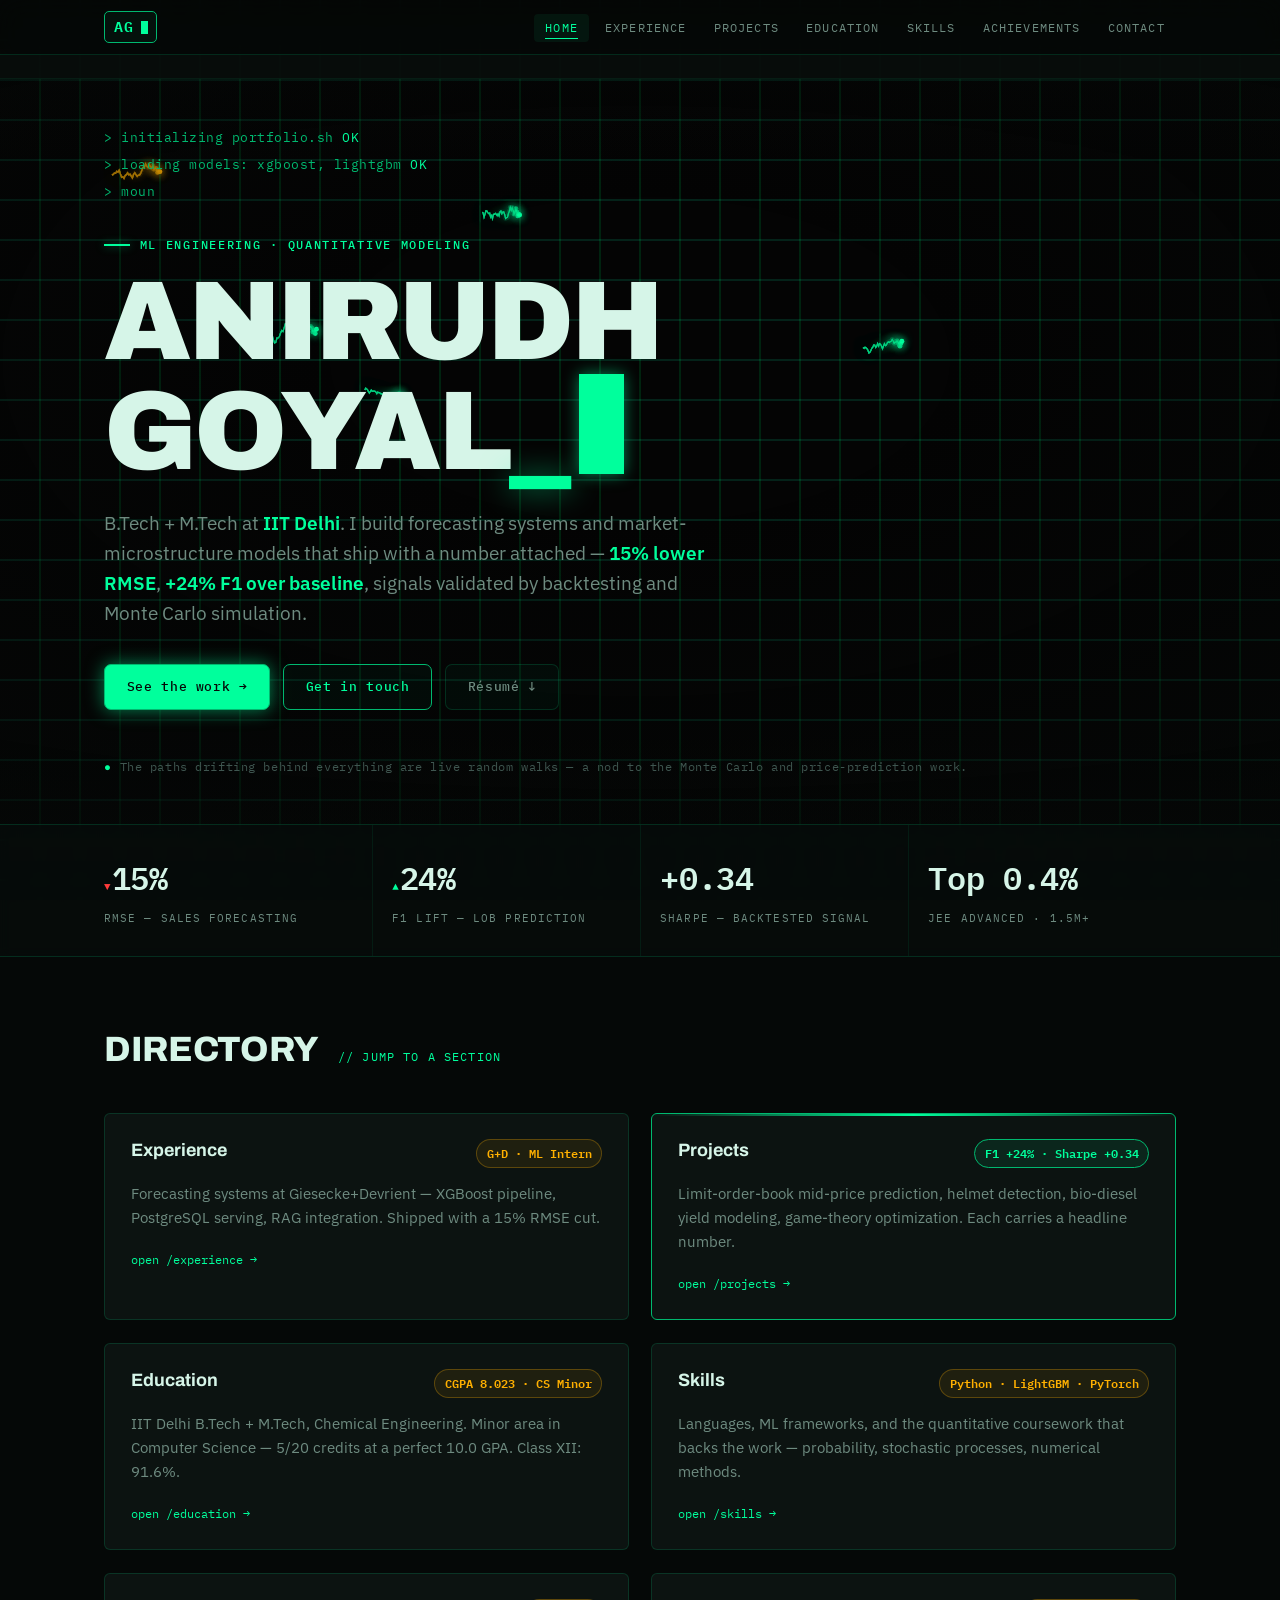
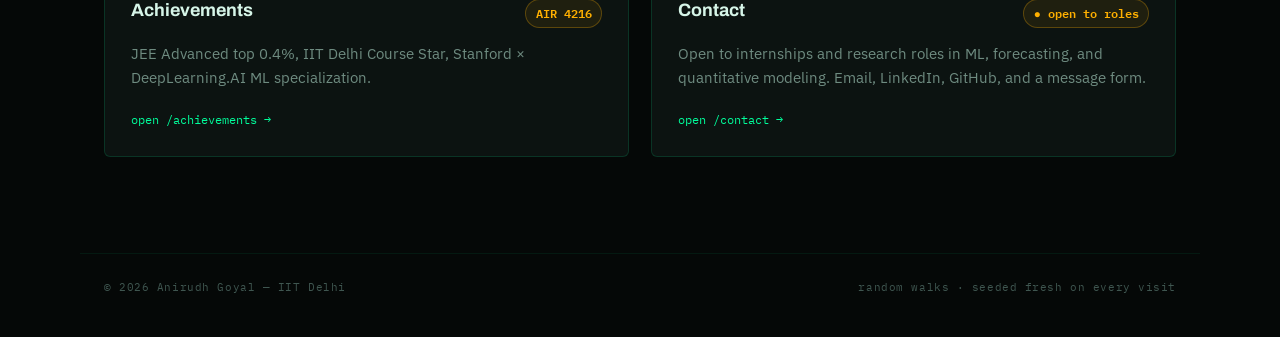
<file: index.html>
<!DOCTYPE html>
<html lang="en">
<head>
<meta charset="UTF-8">
<meta name="viewport" content="width=device-width, initial-scale=1.0">
<title>Anirudh Goyal — ML · Quant · IIT Delhi</title>
<meta name="description" content="Anirudh Goyal — B.Tech + M.Tech, IIT Delhi. Machine learning, forecasting systems, and quantitative modeling. XGBoost, LightGBM, market microstructure.">
<meta property="og:title" content="Anirudh Goyal — ML · Quant · IIT Delhi">
<meta property="og:description" content="Forecasting systems, market microstructure, and stochastic modeling. Built with measurable results.">
<meta property="og:type" content="website">
<link rel="preconnect" href="https://fonts.googleapis.com">
<link rel="preconnect" href="https://fonts.gstatic.com" crossorigin>
<link href="https://fonts.googleapis.com/css2?family=Archivo:wght@500;700;800;900&family=IBM+Plex+Sans:wght@400;500;600&family=IBM+Plex+Mono:wght@400;500;600&display=swap" rel="stylesheet">
<link rel="stylesheet" href="style.css">
</head>
<body class="has-ticker">

<canvas id="walks" aria-hidden="true"></canvas>
<div class="vignette" aria-hidden="true"></div>

<!-- Top bar -->
<nav class="topbar" aria-label="Primary">
    <div class="topbar-inner">
        <a class="monogram" href="index.html">AG<span class="blink"></span></a>
        <ul class="nav-links">
            <li><a href="index.html">Home</a></li>
            <li><a href="experience.html">Experience</a></li>
            <li><a href="projects.html">Projects</a></li>
            <li><a href="education.html">Education</a></li>
            <li><a href="skills.html">Skills</a></li>
            <li><a href="achievements.html">Achievements</a></li>
            <li><a href="contact.html">Contact</a></li>
        </ul>
    </div>
</nav>

<!-- Live ticker -->
<div class="ticker" aria-hidden="true">
    <div class="ticker-track">
        <span class="ticker-item"><span class="sym">RMSE</span> <span class="down">▼ 15.0%</span> sales-forecasting</span>
        <span class="ticker-item"><span class="sym">F1</span> <span class="up">▲ 24.0%</span> LOB-prediction</span>
        <span class="ticker-item"><span class="sym">SHARPE</span> <span class="up">+0.34</span> backtest</span>
        <span class="ticker-item"><span class="sym">CGPA</span> <span class="up">8.023</span> / 10.0</span>
        <span class="ticker-item"><span class="sym">JEE-ADV</span> <span class="up">AIR 4216</span> top 0.4%</span>
        <span class="ticker-item"><span class="sym">F1-MACRO</span> <span class="up">0.41</span> AAPL-LOB</span>
        <span class="ticker-item"><span class="sym">TRADES</span> <span class="up">22K</span> backtested</span>
        <span class="ticker-item"><span class="sym">FEATURES</span> <span class="up">36</span> microstructure</span>
        <span class="ticker-item"><span class="sym">STATUS</span> <span class="up">● OPEN</span> to internships</span>
    </div>
</div>

<main class="page">

    <!-- Hero -->
    <header class="hero" id="top">
        <div class="hero-inner">
            <div id="boot" class="reveal" data-lines='["> initializing portfolio.sh","> loading models: xgboost, lightgbm","> mounting /experience /projects /skills","> auth: open-to-work = true"]' style="margin-bottom:1.6rem;"></div>
            <span class="eyebrow reveal">ML Engineering · Quantitative Modeling</span>
            <h1 class="reveal">Anirudh<br>Goyal<span class="accent">_</span><span class="cursor"></span></h1>
            <p class="hero-sub reveal">
                B.Tech + M.Tech at <strong>IIT Delhi</strong>. I build forecasting systems and
                market-microstructure models that ship with a number attached —
                <strong>15% lower RMSE</strong>, <strong>+24% F1 over baseline</strong>,
                signals validated by backtesting and Monte Carlo simulation.
            </p>
            <div class="hero-cta reveal">
                <a class="btn primary" href="projects.html">See the work →</a>
                <a class="btn" href="contact.html">Get in touch</a>
                <a class="btn ghost" href="Anirudh_Goyal_Tech_CV.pdf" target="_blank" rel="noopener">Résumé ↓</a>
            </div>
            <p class="hero-note reveal"><span class="dot">●</span> The paths drifting behind everything are live random walks — a nod to the Monte Carlo and price-prediction work.</p>
        </div>
    </header>

    <!-- Metrics -->
    <section class="metrics" aria-label="Headline results">
        <div class="metrics-inner">
            <div class="metric"><b><span class="tick down">▼</span>15%</b><span>RMSE — sales forecasting</span></div>
            <div class="metric"><b><span class="tick">▲</span>24%</b><span>F1 lift — LOB prediction</span></div>
            <div class="metric"><b>+0.34</b><span>Sharpe — backtested signal</span></div>
            <div class="metric"><b>Top 0.4%</b><span>JEE Advanced · 1.5M+</span></div>
        </div>
    </section>

    <!-- Quick directory -->
    <section class="page-shell" style="padding-top:4rem;">
        <div class="section-head">
            <h2>Directory</h2>
            <span class="section-tag">// jump to a section</span>
        </div>
        <div class="grid reveal">
            <div class="card" onclick="location.href='experience.html'">
                <div class="card-head">
                    <h3>Experience</h3>
                    <span class="card-metric">G+D · ML Intern</span>
                </div>
                <p>Forecasting systems at Giesecke+Devrient — XGBoost pipeline, PostgreSQL serving, RAG integration. Shipped with a 15% RMSE cut.</p>
                <div class="card-links"><a href="experience.html">open /experience →</a></div>
            </div>
            <div class="card featured" onclick="location.href='projects.html'">
                <div class="card-head">
                    <h3>Projects</h3>
                    <span class="card-metric">F1 +24% · Sharpe +0.34</span>
                </div>
                <p>Limit-order-book mid-price prediction, helmet detection, bio-diesel yield modeling, game-theory optimization. Each carries a headline number.</p>
                <div class="card-links"><a href="projects.html">open /projects →</a></div>
            </div>
            <div class="card" onclick="location.href='education.html'">
                <div class="card-head">
                    <h3>Education</h3>
                    <span class="card-metric">CGPA 8.023 · CS Minor</span>
                </div>
                <p>IIT Delhi B.Tech + M.Tech, Chemical Engineering. Minor area in Computer Science — 5/20 credits at a perfect 10.0 GPA. Class XII: 91.6%.</p>
                <div class="card-links"><a href="education.html">open /education →</a></div>
            </div>
            <div class="card" onclick="location.href='skills.html'">
                <div class="card-head">
                    <h3>Skills</h3>
                    <span class="card-metric">Python · LightGBM · PyTorch</span>
                </div>
                <p>Languages, ML frameworks, and the quantitative coursework that backs the work — probability, stochastic processes, numerical methods.</p>
                <div class="card-links"><a href="skills.html">open /skills →</a></div>
            </div>
            <div class="card" onclick="location.href='achievements.html'">
                <div class="card-head">
                    <h3>Achievements</h3>
                    <span class="card-metric">AIR 4216</span>
                </div>
                <p>JEE Advanced top 0.4%, IIT Delhi Course Star, Stanford × DeepLearning.AI ML specialization.</p>
                <div class="card-links"><a href="achievements.html">open /achievements →</a></div>
            </div>
            <div class="card" onclick="location.href='contact.html'">
                <div class="card-head">
                    <h3>Contact</h3>
                    <span class="card-metric">● open to roles</span>
                </div>
                <p>Open to internships and research roles in ML, forecasting, and quantitative modeling. Email, LinkedIn, GitHub, and a message form.</p>
                <div class="card-links"><a href="contact.html">open /contact →</a></div>
            </div>
        </div>
    </section>

    <footer class="foot">
        <span>© 2026 Anirudh Goyal — IIT Delhi</span>
        <span>random walks · seeded fresh on every visit</span>
    </footer>

</main>

<script src="script.js" defer></script>
</body>
</html>
</file>
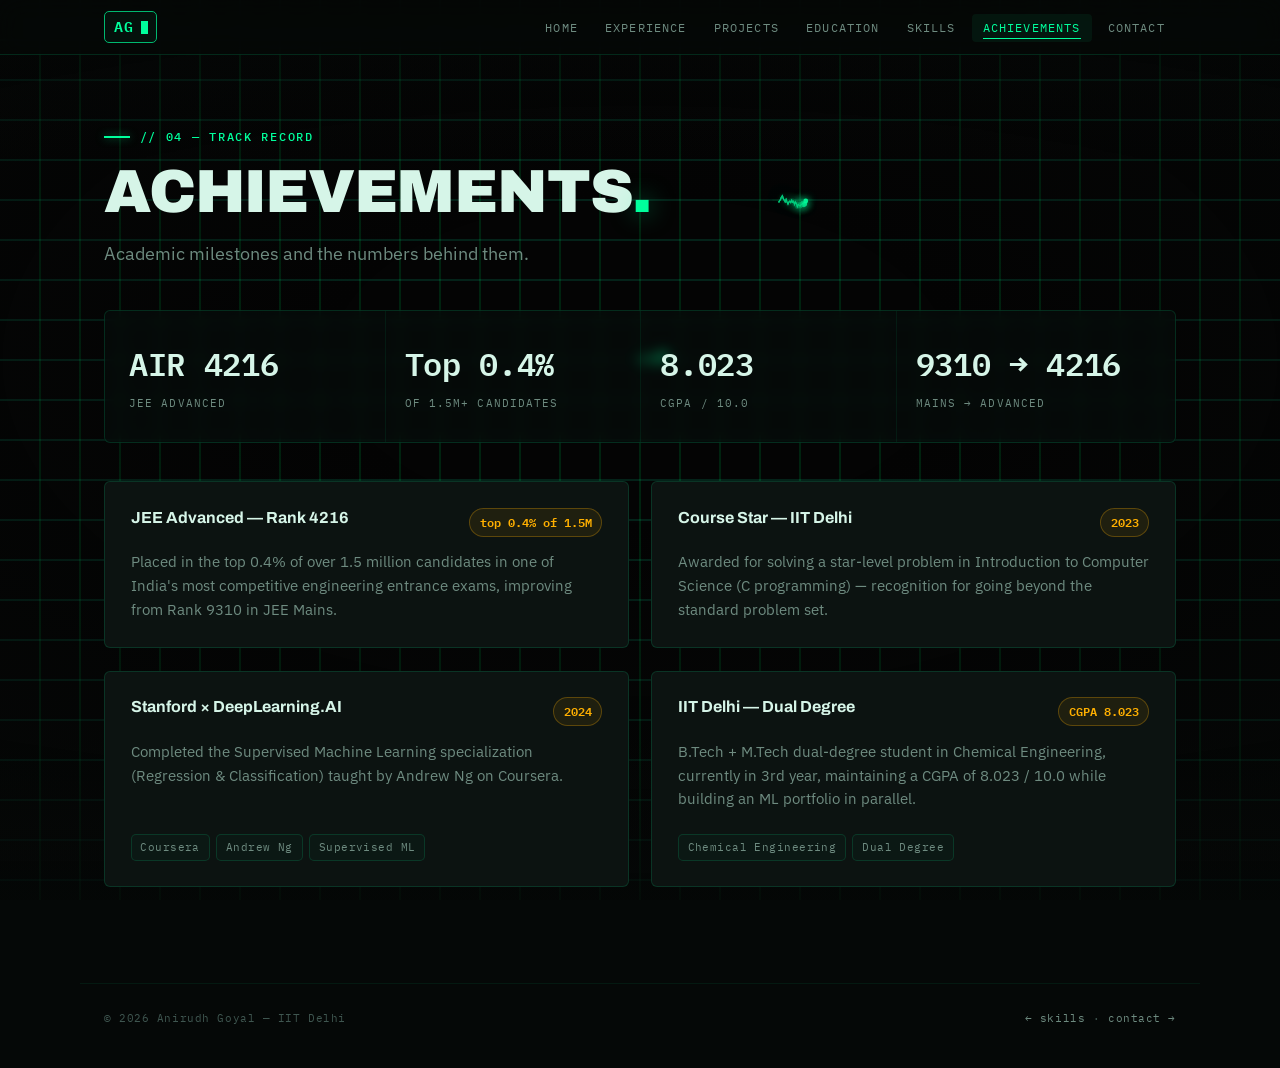
<file: achievements.html>
<!DOCTYPE html>
<html lang="en">
<head>
<meta charset="UTF-8">
<meta name="viewport" content="width=device-width, initial-scale=1.0">
<title>Achievements — Anirudh Goyal</title>
<meta name="description" content="Achievements of Anirudh Goyal — JEE Advanced AIR 4216, IIT Delhi Course Star, Stanford ML specialization.">
<link rel="preconnect" href="https://fonts.googleapis.com">
<link rel="preconnect" href="https://fonts.gstatic.com" crossorigin>
<link href="https://fonts.googleapis.com/css2?family=Archivo:wght@500;700;800;900&family=IBM+Plex+Sans:wght@400;500;600&family=IBM+Plex+Mono:wght@400;500;600&display=swap" rel="stylesheet">
<link rel="stylesheet" href="style.css">
</head>
<body>

<canvas id="walks" aria-hidden="true"></canvas>
<div class="vignette" aria-hidden="true"></div>

<nav class="topbar" aria-label="Primary">
    <div class="topbar-inner">
        <a class="monogram" href="index.html">AG<span class="blink"></span></a>
        <ul class="nav-links">
            <li><a href="index.html">Home</a></li>
            <li><a href="experience.html">Experience</a></li>
            <li><a href="projects.html">Projects</a></li>
            <li><a href="education.html">Education</a></li>
            <li><a href="skills.html">Skills</a></li>
            <li><a href="achievements.html">Achievements</a></li>
            <li><a href="contact.html">Contact</a></li>
        </ul>
    </div>
</nav>

<main class="page">
    <div class="page-shell">
        <div class="page-head reveal">
            <span class="eyebrow">// 04 — track record</span>
            <h1 class="page-title">Achievements<span class="accent">.</span></h1>
            <p class="page-sub">Academic milestones and the numbers behind them.</p>
        </div>

        <!-- Big stat row -->
        <div class="metrics reveal" style="border-radius:var(--radius);border:1px solid var(--line);margin-bottom:2.4rem;">
            <div class="metrics-inner">
                <div class="metric"><b>AIR 4216</b><span>JEE Advanced</span></div>
                <div class="metric"><b>Top 0.4%</b><span>of 1.5M+ candidates</span></div>
                <div class="metric"><b>8.023</b><span>CGPA / 10.0</span></div>
                <div class="metric"><b>9310 → 4216</b><span>Mains → Advanced</span></div>
            </div>
        </div>

        <div class="ach">
            <article class="card reveal">
                <div class="card-head">
                    <h3>JEE Advanced — Rank 4216</h3>
                    <span class="card-metric">top 0.4% of 1.5M</span>
                </div>
                <p>Placed in the top 0.4% of over 1.5 million candidates in one of India's most competitive engineering entrance exams, improving from Rank 9310 in JEE Mains.</p>
            </article>

            <article class="card reveal">
                <div class="card-head">
                    <h3>Course Star — IIT Delhi</h3>
                    <span class="card-metric">2023</span>
                </div>
                <p>Awarded for solving a star-level problem in Introduction to Computer Science (C programming) — recognition for going beyond the standard problem set.</p>
            </article>

            <article class="card reveal">
                <div class="card-head">
                    <h3>Stanford × DeepLearning.AI</h3>
                    <span class="card-metric">2024</span>
                </div>
                <p>Completed the Supervised Machine Learning specialization (Regression &amp; Classification) taught by Andrew Ng on Coursera.</p>
                <div class="stack"><span class="chip">Coursera</span><span class="chip">Andrew Ng</span><span class="chip">Supervised ML</span></div>
            </article>

            <article class="card reveal">
                <div class="card-head">
                    <h3>IIT Delhi — Dual Degree</h3>
                    <span class="card-metric">CGPA 8.023</span>
                </div>
                <p>B.Tech + M.Tech dual-degree student in Chemical Engineering, currently in 3rd year, maintaining a CGPA of 8.023 / 10.0 while building an ML portfolio in parallel.</p>
                <div class="stack"><span class="chip">Chemical Engineering</span><span class="chip">Dual Degree</span></div>
            </article>
        </div>
    </div>

    <footer class="foot">
        <span>© 2026 Anirudh Goyal — IIT Delhi</span>
        <span><a href="skills.html">← skills</a> · <a href="contact.html">contact →</a></span>
    </footer>
</main>

<script src="script.js" defer></script>
</body>
</html>
</file>
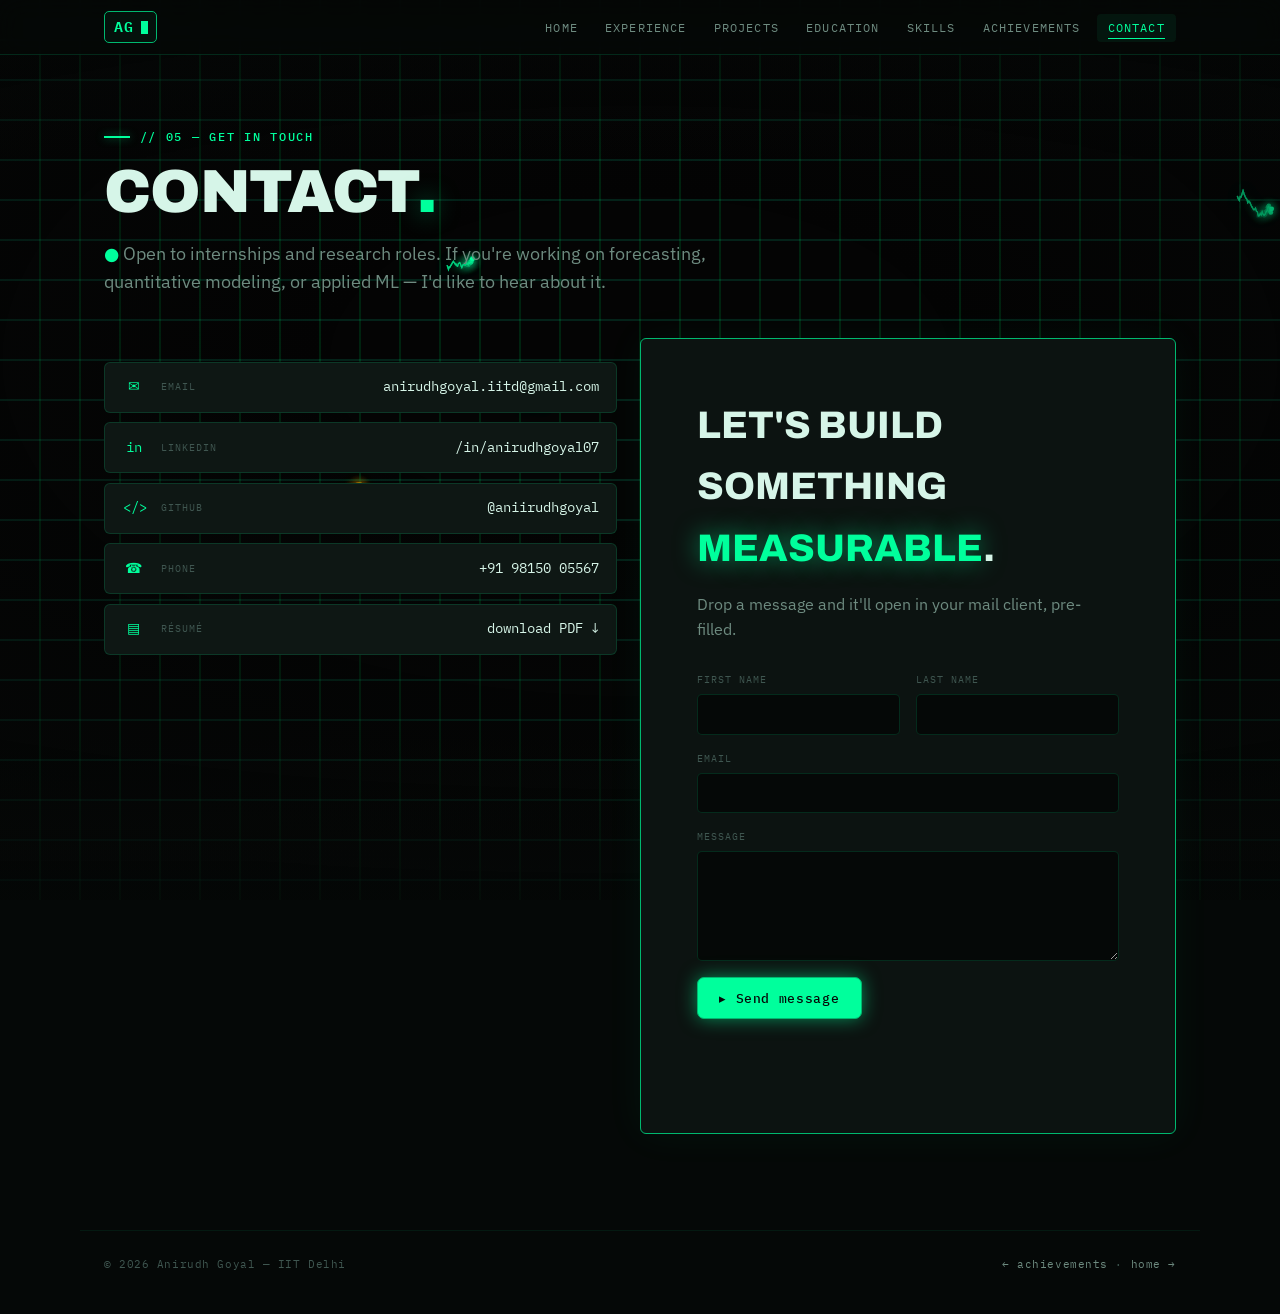
<file: contact.html>
<!DOCTYPE html>
<html lang="en">
<head>
<meta charset="UTF-8">
<meta name="viewport" content="width=device-width, initial-scale=1.0">
<title>Contact — Anirudh Goyal</title>
<meta name="description" content="Contact Anirudh Goyal — open to internships and research roles in ML, forecasting, and quantitative modeling.">
<link rel="preconnect" href="https://fonts.googleapis.com">
<link rel="preconnect" href="https://fonts.gstatic.com" crossorigin>
<link href="https://fonts.googleapis.com/css2?family=Archivo:wght@500;700;800;900&family=IBM+Plex+Sans:wght@400;500;600&family=IBM+Plex+Mono:wght@400;500;600&display=swap" rel="stylesheet">
<link rel="stylesheet" href="style.css">
</head>
<body>

<canvas id="walks" aria-hidden="true"></canvas>
<div class="vignette" aria-hidden="true"></div>

<nav class="topbar" aria-label="Primary">
    <div class="topbar-inner">
        <a class="monogram" href="index.html">AG<span class="blink"></span></a>
        <ul class="nav-links">
            <li><a href="index.html">Home</a></li>
            <li><a href="experience.html">Experience</a></li>
            <li><a href="projects.html">Projects</a></li>
            <li><a href="education.html">Education</a></li>
            <li><a href="skills.html">Skills</a></li>
            <li><a href="achievements.html">Achievements</a></li>
            <li><a href="contact.html">Contact</a></li>
        </ul>
    </div>
</nav>

<main class="page">
    <div class="page-shell">
        <div class="page-head reveal">
            <span class="eyebrow">// 05 — get in touch</span>
            <h1 class="page-title">Contact<span class="accent">.</span></h1>
            <p class="page-sub"><span style="color:var(--green)">● </span>Open to internships and research roles. If you're working on forecasting, quantitative modeling, or applied ML — I'd like to hear about it.</p>
        </div>

        <div class="grid" style="align-items:start;">
            <div class="reveal">
                <div class="contact-rows">
                    <a class="contact-row" href="mailto:anirudhgoyal.iitd@gmail.com">
                        <span class="ci">✉</span><span class="cl">email</span><span class="cv">anirudhgoyal.iitd@gmail.com</span>
                    </a>
                    <a class="contact-row" href="https://www.linkedin.com/in/anirudhgoyal07/" target="_blank" rel="noopener">
                        <span class="ci">in</span><span class="cl">linkedin</span><span class="cv">/in/anirudhgoyal07</span>
                    </a>
                    <a class="contact-row" href="https://github.com/aniirudhgoyal" target="_blank" rel="noopener">
                        <span class="ci">&lt;/&gt;</span><span class="cl">github</span><span class="cv">@aniirudhgoyal</span>
                    </a>
                    <a class="contact-row" href="tel:+919815005567">
                        <span class="ci">☎</span><span class="cl">phone</span><span class="cv">+91 98150 05567</span>
                    </a>
                    <a class="contact-row" href="Anirudh_Goyal_Tech_CV.pdf" target="_blank" rel="noopener">
                        <span class="ci">▤</span><span class="cl">résumé</span><span class="cv">download PDF ↓</span>
                    </a>
                </div>
            </div>

            <div class="contact-block reveal">
                <h2>Let's build something <span class="accent">measurable</span>.</h2>
                <p>Drop a message and it'll open in your mail client, pre-filled.</p>
                <form id="contact-form" class="cform">
                    <div class="row2">
                        <div class="field">
                            <label for="fn">First name</label>
                            <input type="text" id="fn" name="first_name" autocomplete="given-name" required>
                        </div>
                        <div class="field">
                            <label for="ln">Last name</label>
                            <input type="text" id="ln" name="last_name" autocomplete="family-name" required>
                        </div>
                    </div>
                    <div class="field">
                        <label for="em">Email</label>
                        <input type="email" id="em" name="email" autocomplete="email" required>
                    </div>
                    <div class="field">
                        <label for="msg">Message</label>
                        <textarea id="msg" name="message" required></textarea>
                    </div>
                    <button type="submit" class="btn primary" style="justify-self:start;">▸ Send message</button>
                    <p class="form-status" role="status" aria-live="polite"></p>
                </form>
            </div>
        </div>
    </div>

    <footer class="foot">
        <span>© 2026 Anirudh Goyal — IIT Delhi</span>
        <span><a href="achievements.html">← achievements</a> · <a href="index.html">home →</a></span>
    </footer>
</main>

<script src="script.js" defer></script>
</body>
</html>
</file>
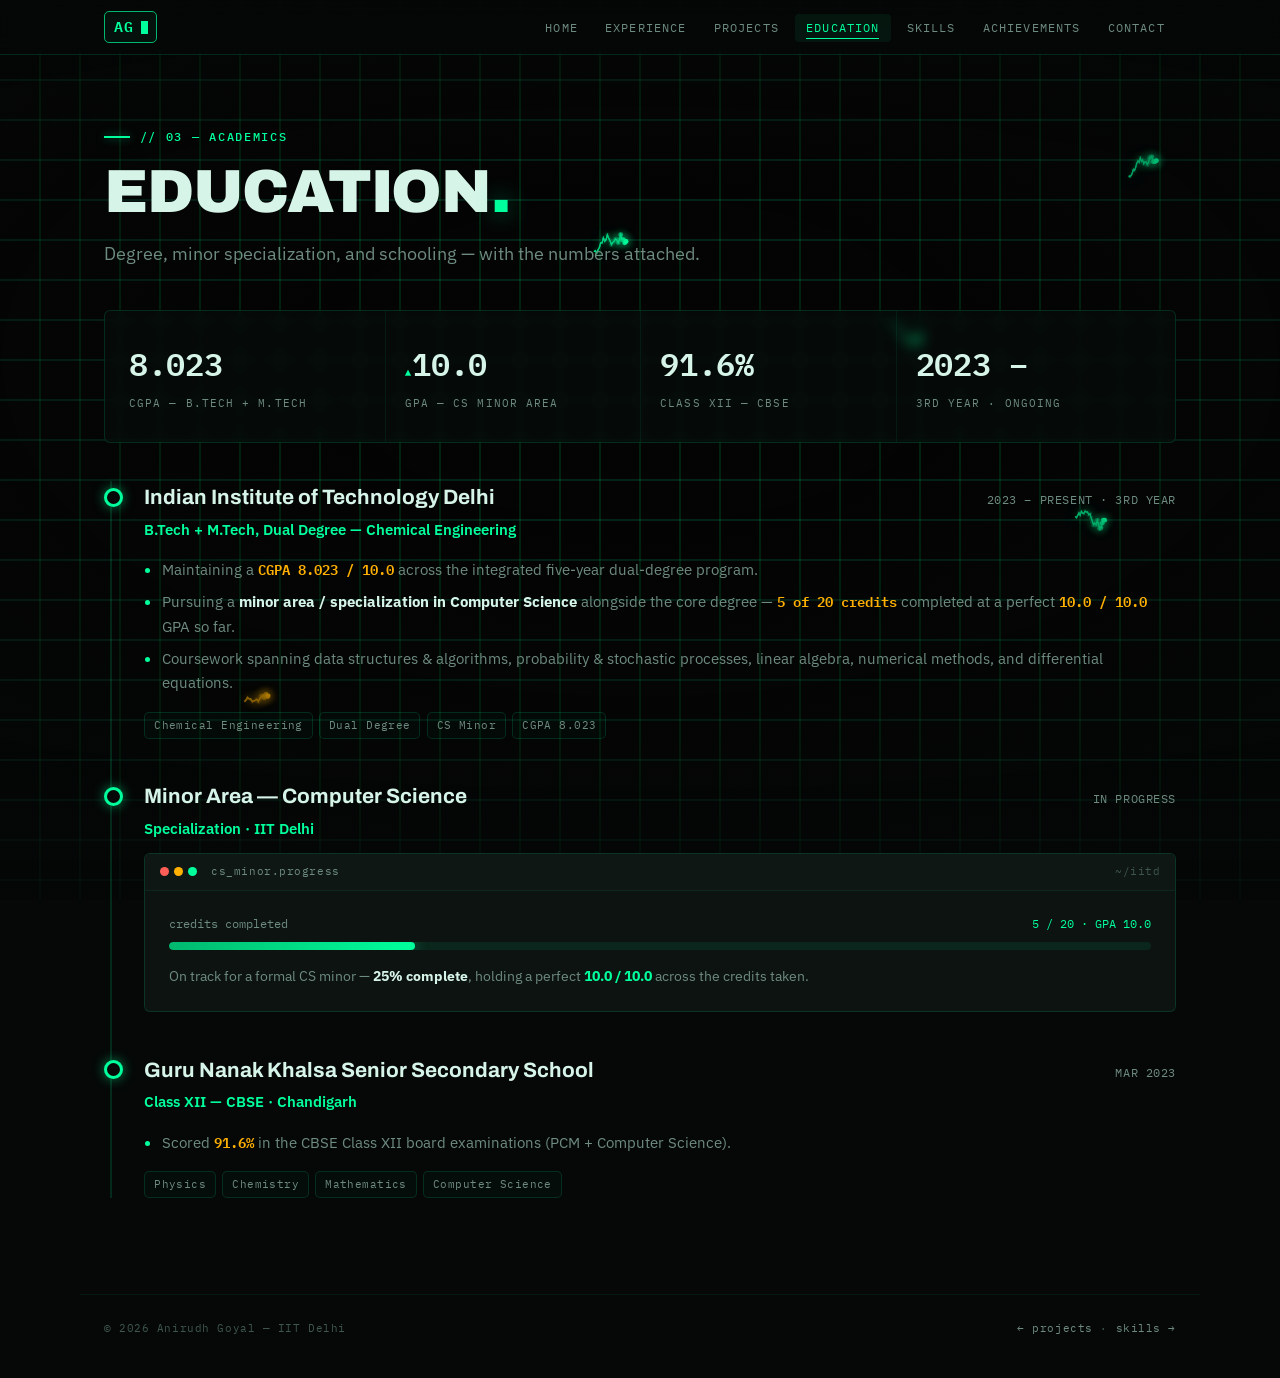
<file: education.html>
<!DOCTYPE html>
<html lang="en">
<head>
<meta charset="UTF-8">
<meta name="viewport" content="width=device-width, initial-scale=1.0">
<title>Education — Anirudh Goyal</title>
<meta name="description" content="Education of Anirudh Goyal — IIT Delhi B.Tech + M.Tech dual degree in Chemical Engineering with a minor specialization in Computer Science.">
<link rel="preconnect" href="https://fonts.googleapis.com">
<link rel="preconnect" href="https://fonts.gstatic.com" crossorigin>
<link href="https://fonts.googleapis.com/css2?family=Archivo:wght@500;700;800;900&family=IBM+Plex+Sans:wght@400;500;600&family=IBM+Plex+Mono:wght@400;500;600&display=swap" rel="stylesheet">
<link rel="stylesheet" href="style.css">
</head>
<body>

<canvas id="walks" aria-hidden="true"></canvas>
<div class="vignette" aria-hidden="true"></div>

<nav class="topbar" aria-label="Primary">
    <div class="topbar-inner">
        <a class="monogram" href="index.html">AG<span class="blink"></span></a>
        <ul class="nav-links">
            <li><a href="index.html">Home</a></li>
            <li><a href="experience.html">Experience</a></li>
            <li><a href="projects.html">Projects</a></li>
            <li><a href="education.html">Education</a></li>
            <li><a href="skills.html">Skills</a></li>
            <li><a href="achievements.html">Achievements</a></li>
            <li><a href="contact.html">Contact</a></li>
        </ul>
    </div>
</nav>

<main class="page">
    <div class="page-shell">
        <div class="page-head reveal">
            <span class="eyebrow">// 03 — academics</span>
            <h1 class="page-title">Education<span class="accent">.</span></h1>
            <p class="page-sub">Degree, minor specialization, and schooling — with the numbers attached.</p>
        </div>

        <!-- Headline stat row -->
        <div class="metrics reveal" style="border-radius:var(--radius);border:1px solid var(--line);margin-bottom:2.4rem;">
            <div class="metrics-inner">
                <div class="metric"><b>8.023</b><span>CGPA — B.Tech + M.Tech</span></div>
                <div class="metric"><b><span class="tick">▲</span>10.0</b><span>GPA — CS minor area</span></div>
                <div class="metric"><b>91.6%</b><span>Class XII — CBSE</span></div>
                <div class="metric"><b>2023 –</b><span>3rd year · ongoing</span></div>
            </div>
        </div>

        <!-- Timeline -->
        <div class="xp">
            <!-- Degree -->
            <article class="xp-item reveal">
                <div class="xp-top">
                    <div>
                        <h3>Indian Institute of Technology Delhi</h3>
                        <p class="xp-role">B.Tech + M.Tech, Dual Degree — Chemical Engineering</p>
                    </div>
                    <span class="xp-meta">2023 – PRESENT · 3RD YEAR</span>
                </div>
                <ul>
                    <li>Maintaining a <span class="num">CGPA 8.023 / 10.0</span> across the integrated five-year dual-degree program.</li>
                    <li>Pursuing a <strong>minor area / specialization in Computer Science</strong> alongside the core degree — <span class="num">5 of 20 credits</span> completed at a perfect <span class="num">10.0 / 10.0</span> GPA so far.</li>
                    <li>Coursework spanning data structures &amp; algorithms, probability &amp; stochastic processes, linear algebra, numerical methods, and differential equations.</li>
                </ul>
                <div class="stack" style="margin-top:1.1rem;display:flex;flex-wrap:wrap;gap:0.4rem;">
                    <span class="chip">Chemical Engineering</span><span class="chip">Dual Degree</span><span class="chip">CS Minor</span><span class="chip">CGPA 8.023</span>
                </div>
            </article>

            <!-- CS Minor — highlighted panel -->
            <article class="xp-item reveal">
                <div class="xp-top">
                    <div>
                        <h3>Minor Area — Computer Science</h3>
                        <p class="xp-role">Specialization · IIT Delhi</p>
                    </div>
                    <span class="xp-meta">IN PROGRESS</span>
                </div>
                <div class="panel" style="margin-top:0.8rem;">
                    <div class="panel-bar"><span class="dots"><i></i><i></i><i></i></span> cs_minor.progress <span class="path">~/iitd</span></div>
                    <div class="panel-body">
                        <div style="display:flex;justify-content:space-between;font-family:var(--mono);font-size:0.74rem;color:var(--text-dim);margin-bottom:0.5rem;">
                            <span>credits completed</span>
                            <span style="color:var(--green)">5 / 20 · GPA 10.0</span>
                        </div>
                        <div style="height:8px;background:rgba(0,255,156,0.08);border-radius:4px;overflow:hidden;">
                            <div id="minor-bar" style="height:100%;width:0;background:linear-gradient(90deg,var(--green-dim),var(--green));border-radius:4px;transition:width 1.2s cubic-bezier(.4,0,.2,1);box-shadow:0 0 14px var(--green-glow);"></div>
                        </div>
                        <p style="margin-top:0.9rem;color:var(--text-dim);font-size:0.9rem;">
                            On track for a formal CS minor — <strong style="color:var(--text)">25% complete</strong>, holding a perfect <strong style="color:var(--green)">10.0 / 10.0</strong> across the credits taken.
                        </p>
                    </div>
                </div>
            </article>

            <!-- Class XII -->
            <article class="xp-item reveal">
                <div class="xp-top">
                    <div>
                        <h3>Guru Nanak Khalsa Senior Secondary School</h3>
                        <p class="xp-role">Class XII — CBSE · Chandigarh</p>
                    </div>
                    <span class="xp-meta">MAR 2023</span>
                </div>
                <ul>
                    <li>Scored <span class="num">91.6%</span> in the CBSE Class XII board examinations (PCM + Computer Science).</li>
                </ul>
                <div class="stack" style="margin-top:1.1rem;display:flex;flex-wrap:wrap;gap:0.4rem;">
                    <span class="chip">Physics</span><span class="chip">Chemistry</span><span class="chip">Mathematics</span><span class="chip">Computer Science</span>
                </div>
            </article>
        </div>
    </div>

    <footer class="foot">
        <span>© 2026 Anirudh Goyal — IIT Delhi</span>
        <span><a href="projects.html">← projects</a> · <a href="skills.html">skills →</a></span>
    </footer>
</main>

<script src="script.js" defer></script>
<script>
/* animate the CS minor progress bar (5/20 = 25%) on load */
(function(){
  const bar = document.getElementById('minor-bar');
  if(!bar) return;
  const io = new IntersectionObserver(es=>{
    es.forEach(e=>{ if(e.isIntersecting){ bar.style.width='25%'; io.disconnect(); } });
  },{threshold:0.3});
  io.observe(bar);
  setTimeout(()=>{ bar.style.width='25%'; }, 1600); // failsafe
})();
</script>
</body>
</html>
</file>
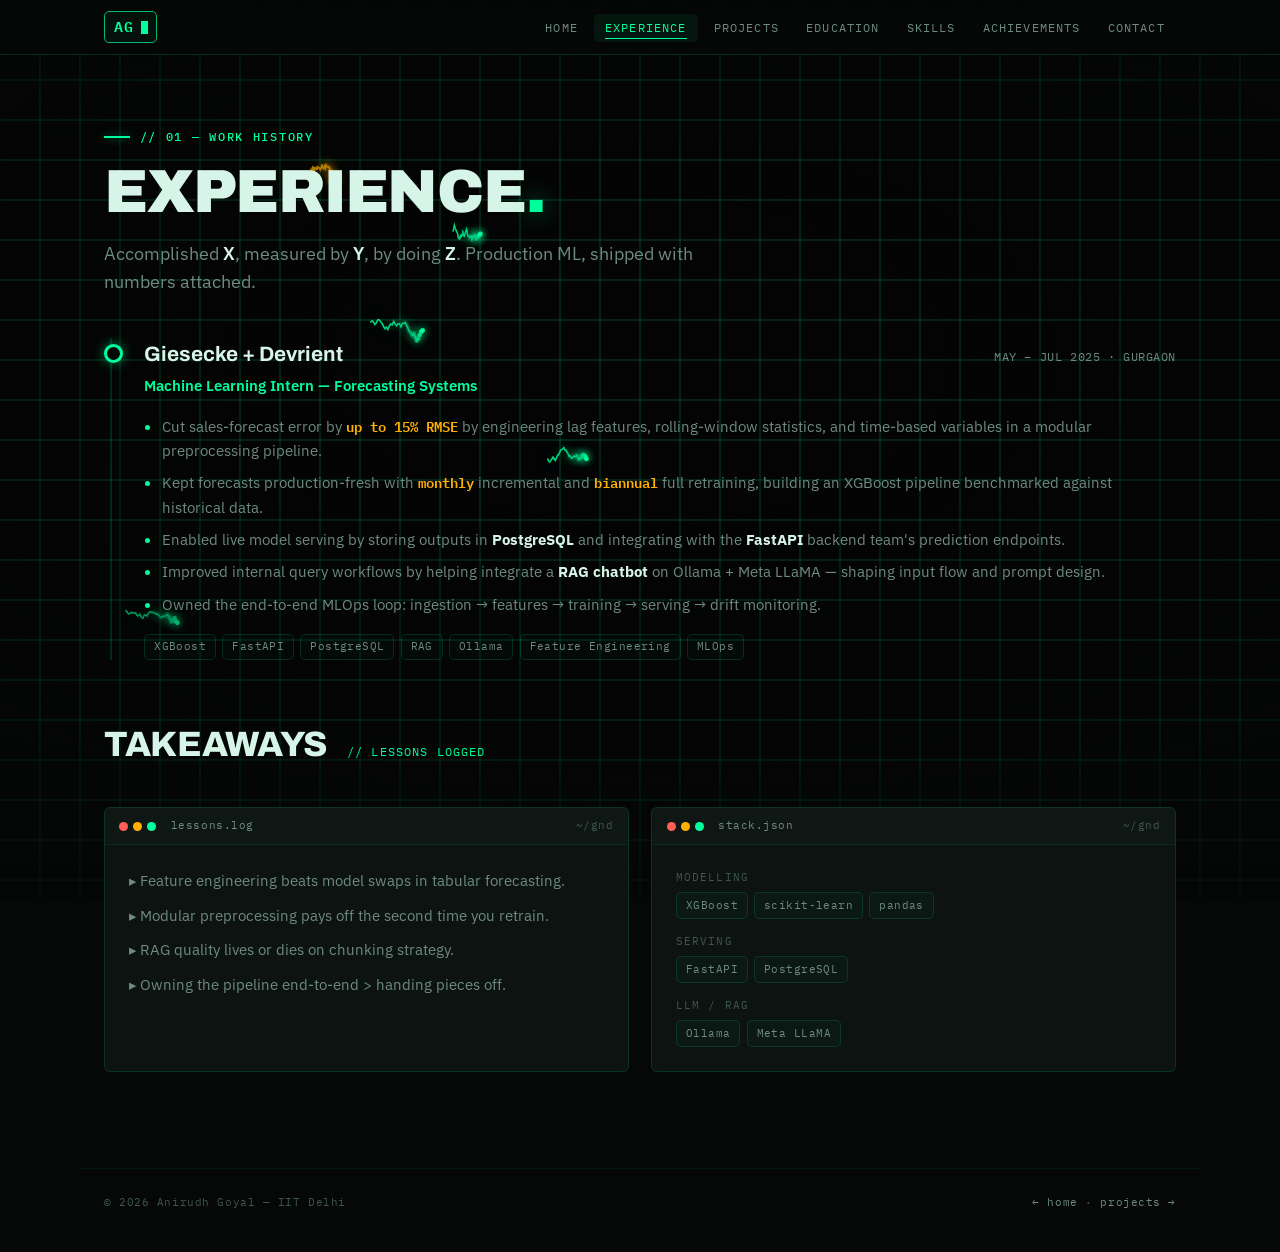
<file: experience.html>
<!DOCTYPE html>
<html lang="en">
<head>
<meta charset="UTF-8">
<meta name="viewport" content="width=device-width, initial-scale=1.0">
<title>Experience — Anirudh Goyal</title>
<meta name="description" content="Anirudh Goyal's experience — Machine Learning Intern at Giesecke+Devrient, forecasting systems.">
<link rel="preconnect" href="https://fonts.googleapis.com">
<link rel="preconnect" href="https://fonts.gstatic.com" crossorigin>
<link href="https://fonts.googleapis.com/css2?family=Archivo:wght@500;700;800;900&family=IBM+Plex+Sans:wght@400;500;600&family=IBM+Plex+Mono:wght@400;500;600&display=swap" rel="stylesheet">
<link rel="stylesheet" href="style.css">
</head>
<body>

<canvas id="walks" aria-hidden="true"></canvas>
<div class="vignette" aria-hidden="true"></div>

<nav class="topbar" aria-label="Primary">
    <div class="topbar-inner">
        <a class="monogram" href="index.html">AG<span class="blink"></span></a>
        <ul class="nav-links">
            <li><a href="index.html">Home</a></li>
            <li><a href="experience.html">Experience</a></li>
            <li><a href="projects.html">Projects</a></li>
            <li><a href="education.html">Education</a></li>
            <li><a href="skills.html">Skills</a></li>
            <li><a href="achievements.html">Achievements</a></li>
            <li><a href="contact.html">Contact</a></li>
        </ul>
    </div>
</nav>

<main class="page">
    <div class="page-shell">
        <div class="page-head reveal">
            <span class="eyebrow">// 01 — work history</span>
            <h1 class="page-title">Experience<span class="accent">.</span></h1>
            <p class="page-sub">Accomplished <strong>X</strong>, measured by <strong>Y</strong>, by doing <strong>Z</strong>. Production ML, shipped with numbers attached.</p>
        </div>

        <div class="xp">
            <article class="xp-item reveal">
                <div class="xp-top">
                    <div>
                        <h3>Giesecke + Devrient</h3>
                        <p class="xp-role">Machine Learning Intern — Forecasting Systems</p>
                    </div>
                    <span class="xp-meta">MAY – JUL 2025 · GURGAON</span>
                </div>
                <ul>
                    <li>Cut sales-forecast error by <span class="num">up to 15% RMSE</span> by engineering lag features, rolling-window statistics, and time-based variables in a modular preprocessing pipeline.</li>
                    <li>Kept forecasts production-fresh with <span class="num">monthly</span> incremental and <span class="num">biannual</span> full retraining, building an XGBoost pipeline benchmarked against historical data.</li>
                    <li>Enabled live model serving by storing outputs in <strong>PostgreSQL</strong> and integrating with the <strong>FastAPI</strong> backend team's prediction endpoints.</li>
                    <li>Improved internal query workflows by helping integrate a <strong>RAG chatbot</strong> on Ollama + Meta LLaMA — shaping input flow and prompt design.</li>
                    <li>Owned the end-to-end MLOps loop: ingestion → features → training → serving → drift monitoring.</li>
                </ul>
                <div class="stack" style="margin-top:1.1rem;display:flex;flex-wrap:wrap;gap:0.4rem;">
                    <span class="chip">XGBoost</span><span class="chip">FastAPI</span><span class="chip">PostgreSQL</span><span class="chip">RAG</span><span class="chip">Ollama</span><span class="chip">Feature Engineering</span><span class="chip">MLOps</span>
                </div>
            </article>
        </div>

        <!-- What I took away -->
        <div class="section-head reveal" style="margin-top:3.5rem;">
            <h2>Takeaways</h2>
            <span class="section-tag">// lessons logged</span>
        </div>
        <div class="grid reveal">
            <article class="panel">
                <div class="panel-bar"><span class="dots"><i></i><i></i><i></i></span> lessons.log <span class="path">~/gnd</span></div>
                <div class="panel-body">
                    <ul style="list-style:none;display:grid;gap:0.7rem;color:var(--text-dim);font-size:0.92rem;">
                        <li>▸ Feature engineering beats model swaps in tabular forecasting.</li>
                        <li>▸ Modular preprocessing pays off the second time you retrain.</li>
                        <li>▸ RAG quality lives or dies on chunking strategy.</li>
                        <li>▸ Owning the pipeline end-to-end &gt; handing pieces off.</li>
                    </ul>
                </div>
            </article>
            <article class="panel">
                <div class="panel-bar"><span class="dots"><i></i><i></i><i></i></span> stack.json <span class="path">~/gnd</span></div>
                <div class="panel-body">
                    <div style="display:grid;gap:0.9rem;">
                        <div>
                            <div style="font-family:var(--mono);font-size:0.66rem;color:var(--text-faint);text-transform:uppercase;letter-spacing:0.1em;margin-bottom:0.4rem;">Modelling</div>
                            <div class="chips" style="display:flex;flex-wrap:wrap;gap:0.4rem;"><span class="chip">XGBoost</span><span class="chip">scikit-learn</span><span class="chip">pandas</span></div>
                        </div>
                        <div>
                            <div style="font-family:var(--mono);font-size:0.66rem;color:var(--text-faint);text-transform:uppercase;letter-spacing:0.1em;margin-bottom:0.4rem;">Serving</div>
                            <div class="chips" style="display:flex;flex-wrap:wrap;gap:0.4rem;"><span class="chip">FastAPI</span><span class="chip">PostgreSQL</span></div>
                        </div>
                        <div>
                            <div style="font-family:var(--mono);font-size:0.66rem;color:var(--text-faint);text-transform:uppercase;letter-spacing:0.1em;margin-bottom:0.4rem;">LLM / RAG</div>
                            <div class="chips" style="display:flex;flex-wrap:wrap;gap:0.4rem;"><span class="chip">Ollama</span><span class="chip">Meta LLaMA</span></div>
                        </div>
                    </div>
                </div>
            </article>
        </div>
    </div>

    <footer class="foot">
        <span>© 2026 Anirudh Goyal — IIT Delhi</span>
        <span><a href="index.html">← home</a> · <a href="projects.html">projects →</a></span>
    </footer>
</main>

<script src="script.js" defer></script>
</body>
</html>
</file>
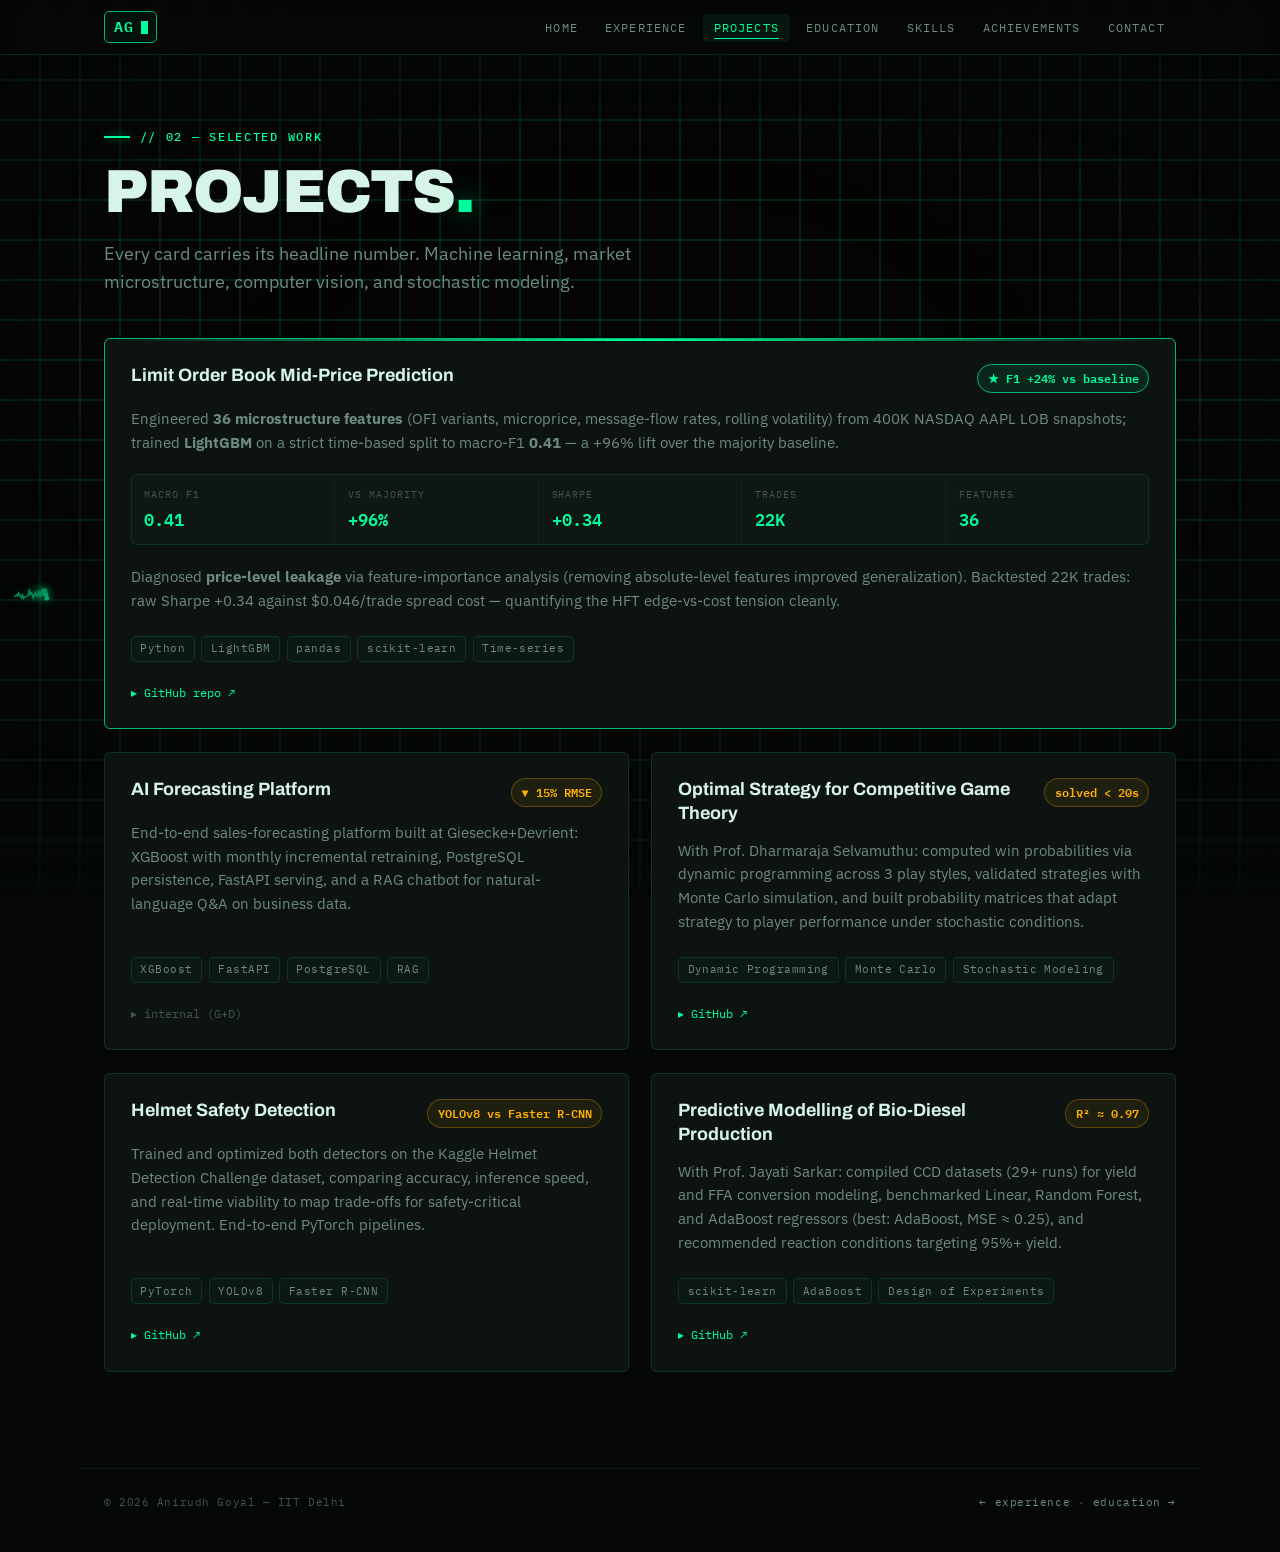
<file: projects.html>
<!DOCTYPE html>
<html lang="en">
<head>
<meta charset="UTF-8">
<meta name="viewport" content="width=device-width, initial-scale=1.0">
<title>Projects — Anirudh Goyal</title>
<meta name="description" content="Projects by Anirudh Goyal — LOB mid-price prediction, helmet detection, bio-diesel yield modeling, game-theory optimization.">
<link rel="preconnect" href="https://fonts.googleapis.com">
<link rel="preconnect" href="https://fonts.gstatic.com" crossorigin>
<link href="https://fonts.googleapis.com/css2?family=Archivo:wght@500;700;800;900&family=IBM+Plex+Sans:wght@400;500;600&family=IBM+Plex+Mono:wght@400;500;600&display=swap" rel="stylesheet">
<link rel="stylesheet" href="style.css">
</head>
<body>

<canvas id="walks" aria-hidden="true"></canvas>
<div class="vignette" aria-hidden="true"></div>

<nav class="topbar" aria-label="Primary">
    <div class="topbar-inner">
        <a class="monogram" href="index.html">AG<span class="blink"></span></a>
        <ul class="nav-links">
            <li><a href="index.html">Home</a></li>
            <li><a href="experience.html">Experience</a></li>
            <li><a href="projects.html">Projects</a></li>
            <li><a href="education.html">Education</a></li>
            <li><a href="skills.html">Skills</a></li>
            <li><a href="achievements.html">Achievements</a></li>
            <li><a href="contact.html">Contact</a></li>
        </ul>
    </div>
</nav>

<main class="page">
    <div class="page-shell">
        <div class="page-head reveal">
            <span class="eyebrow">// 02 — selected work</span>
            <h1 class="page-title">Projects<span class="accent">.</span></h1>
            <p class="page-sub">Every card carries its headline number. Machine learning, market microstructure, computer vision, and stochastic modeling.</p>
        </div>

        <!-- Featured: LOB -->
        <article class="card featured reveal" style="margin-bottom:1.4rem;">
            <div class="card-head">
                <h3>Limit Order Book Mid-Price Prediction</h3>
                <span class="card-metric">★ F1 +24% vs baseline</span>
            </div>
            <p>Engineered <strong>36 microstructure features</strong> (OFI variants, microprice, message-flow rates, rolling volatility) from 400K NASDAQ AAPL LOB snapshots; trained <strong>LightGBM</strong> on a strict time-based split to macro-F1 <strong>0.41</strong> — a +96% lift over the majority baseline.</p>
            <div class="mini-results">
                <div class="mr"><div class="l">Macro F1</div><div class="v">0.41</div></div>
                <div class="mr"><div class="l">vs majority</div><div class="v">+96%</div></div>
                <div class="mr"><div class="l">Sharpe</div><div class="v">+0.34</div></div>
                <div class="mr"><div class="l">Trades</div><div class="v">22K</div></div>
                <div class="mr"><div class="l">Features</div><div class="v">36</div></div>
            </div>
            <p>Diagnosed <strong>price-level leakage</strong> via feature-importance analysis (removing absolute-level features improved generalization). Backtested 22K trades: raw Sharpe +0.34 against $0.046/trade spread cost — quantifying the HFT edge-vs-cost tension cleanly.</p>
            <div class="stack">
                <span class="chip">Python</span><span class="chip">LightGBM</span><span class="chip">pandas</span><span class="chip">scikit-learn</span><span class="chip">Time-series</span>
            </div>
            <div class="card-links">
                <a href="https://github.com/Aniirudhgoyal/lob-midprice-prediction" target="_blank" rel="noopener">▸ GitHub repo ↗</a>
            </div>
        </article>

        <div class="grid">
            <article class="card reveal">
                <div class="card-head">
                    <h3>AI Forecasting Platform</h3>
                    <span class="card-metric">▼ 15% RMSE</span>
                </div>
                <p>End-to-end sales-forecasting platform built at Giesecke+Devrient: XGBoost with monthly incremental retraining, PostgreSQL persistence, FastAPI serving, and a RAG chatbot for natural-language Q&amp;A on business data.</p>
                <div class="stack">
                    <span class="chip">XGBoost</span><span class="chip">FastAPI</span><span class="chip">PostgreSQL</span><span class="chip">RAG</span>
                </div>
                <div class="card-links"><a style="color:var(--text-faint);cursor:not-allowed;">▸ internal (G+D)</a></div>
            </article>

            <article class="card reveal">
                <div class="card-head">
                    <h3>Optimal Strategy for Competitive Game Theory</h3>
                    <span class="card-metric">solved &lt; 20s</span>
                </div>
                <p>With Prof. Dharmaraja Selvamuthu: computed win probabilities via dynamic programming across 3 play styles, validated strategies with Monte Carlo simulation, and built probability matrices that adapt strategy to player performance under stochastic conditions.</p>
                <div class="stack">
                    <span class="chip">Dynamic Programming</span><span class="chip">Monte Carlo</span><span class="chip">Stochastic Modeling</span>
                </div>
                <div class="card-links"><a href="https://github.com/aniirudhgoyal" target="_blank" rel="noopener">▸ GitHub ↗</a></div>
            </article>

            <article class="card reveal">
                <div class="card-head">
                    <h3>Helmet Safety Detection</h3>
                    <span class="card-metric">YOLOv8 vs Faster R-CNN</span>
                </div>
                <p>Trained and optimized both detectors on the Kaggle Helmet Detection Challenge dataset, comparing accuracy, inference speed, and real-time viability to map trade-offs for safety-critical deployment. End-to-end PyTorch pipelines.</p>
                <div class="stack">
                    <span class="chip">PyTorch</span><span class="chip">YOLOv8</span><span class="chip">Faster R-CNN</span>
                </div>
                <div class="card-links"><a href="https://github.com/aniirudhgoyal" target="_blank" rel="noopener">▸ GitHub ↗</a></div>
            </article>

            <article class="card reveal">
                <div class="card-head">
                    <h3>Predictive Modelling of Bio-Diesel Production</h3>
                    <span class="card-metric">R² ≈ 0.97</span>
                </div>
                <p>With Prof. Jayati Sarkar: compiled CCD datasets (29+ runs) for yield and FFA conversion modeling, benchmarked Linear, Random Forest, and AdaBoost regressors (best: AdaBoost, MSE ≈ 0.25), and recommended reaction conditions targeting 95%+ yield.</p>
                <div class="stack">
                    <span class="chip">scikit-learn</span><span class="chip">AdaBoost</span><span class="chip">Design of Experiments</span>
                </div>
                <div class="card-links"><a href="https://github.com/aniirudhgoyal" target="_blank" rel="noopener">▸ GitHub ↗</a></div>
            </article>
        </div>
    </div>

    <footer class="foot">
        <span>© 2026 Anirudh Goyal — IIT Delhi</span>
        <span><a href="experience.html">← experience</a> · <a href="education.html">education →</a></span>
    </footer>
</main>

<script src="script.js" defer></script>
</body>
</html>
</file>
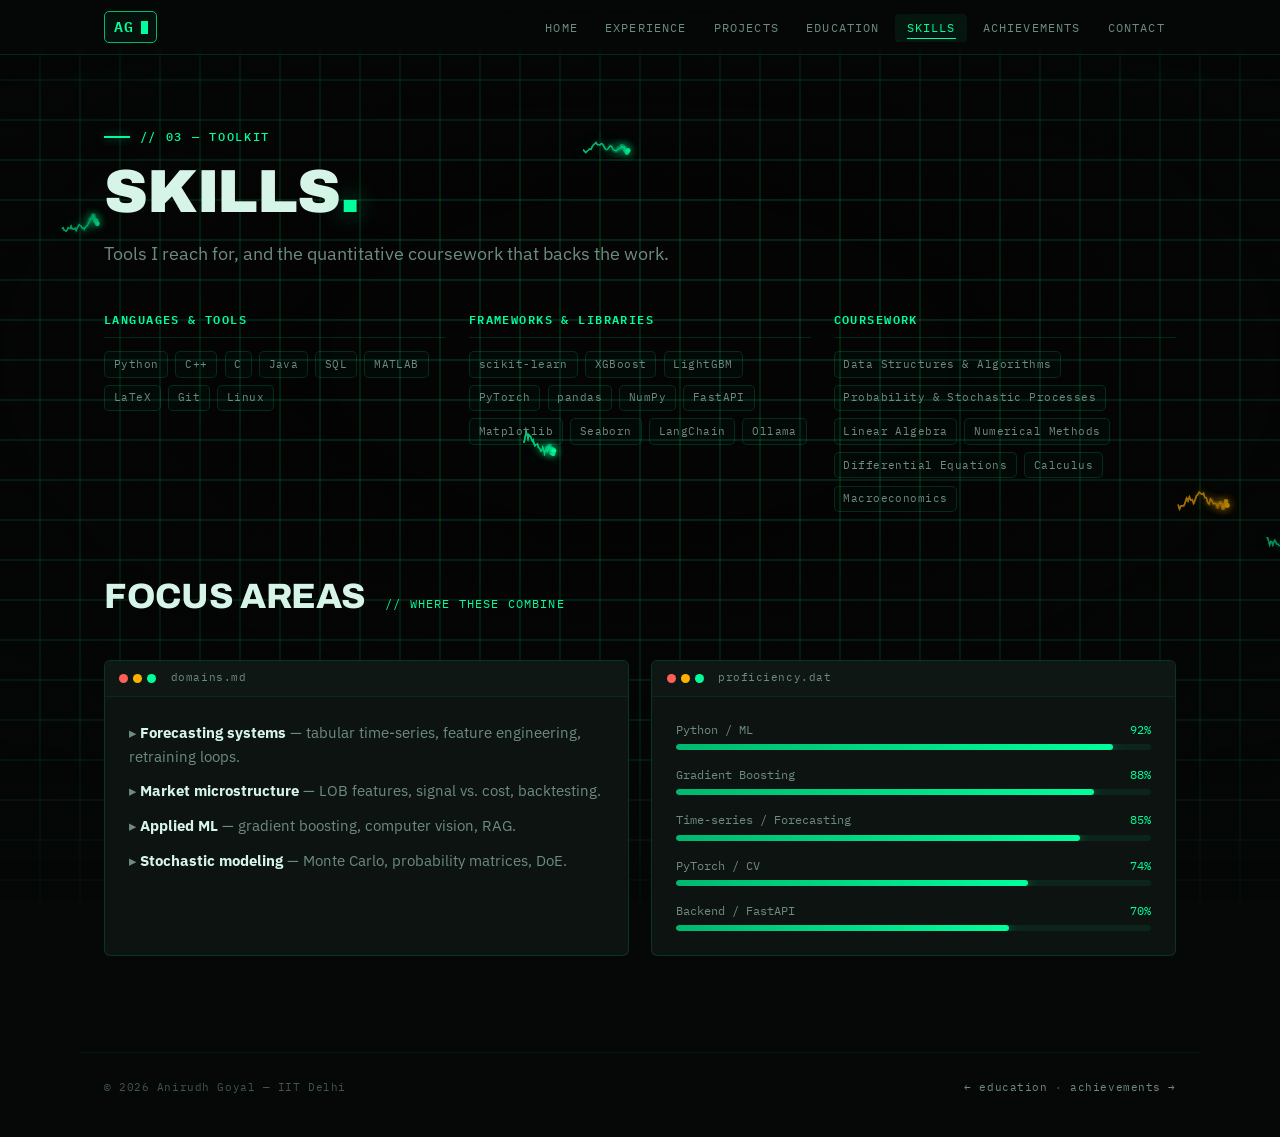
<file: skills.html>
<!DOCTYPE html>
<html lang="en">
<head>
<meta charset="UTF-8">
<meta name="viewport" content="width=device-width, initial-scale=1.0">
<title>Skills — Anirudh Goyal</title>
<meta name="description" content="Skills of Anirudh Goyal — Python, C++, LightGBM, XGBoost, PyTorch, FastAPI, and quantitative coursework.">
<link rel="preconnect" href="https://fonts.googleapis.com">
<link rel="preconnect" href="https://fonts.gstatic.com" crossorigin>
<link href="https://fonts.googleapis.com/css2?family=Archivo:wght@500;700;800;900&family=IBM+Plex+Sans:wght@400;500;600&family=IBM+Plex+Mono:wght@400;500;600&display=swap" rel="stylesheet">
<link rel="stylesheet" href="style.css">
</head>
<body>

<canvas id="walks" aria-hidden="true"></canvas>
<div class="vignette" aria-hidden="true"></div>

<nav class="topbar" aria-label="Primary">
    <div class="topbar-inner">
        <a class="monogram" href="index.html">AG<span class="blink"></span></a>
        <ul class="nav-links">
            <li><a href="index.html">Home</a></li>
            <li><a href="experience.html">Experience</a></li>
            <li><a href="projects.html">Projects</a></li>
            <li><a href="education.html">Education</a></li>
            <li><a href="skills.html">Skills</a></li>
            <li><a href="achievements.html">Achievements</a></li>
            <li><a href="contact.html">Contact</a></li>
        </ul>
    </div>
</nav>

<main class="page">
    <div class="page-shell">
        <div class="page-head reveal">
            <span class="eyebrow">// 03 — toolkit</span>
            <h1 class="page-title">Skills<span class="accent">.</span></h1>
            <p class="page-sub">Tools I reach for, and the quantitative coursework that backs the work.</p>
        </div>

        <div class="skills">
            <div class="skill-group reveal">
                <h3>Languages &amp; Tools</h3>
                <div class="chips">
                    <span class="chip">Python</span><span class="chip">C++</span><span class="chip">C</span><span class="chip">Java</span><span class="chip">SQL</span><span class="chip">MATLAB</span><span class="chip">LaTeX</span><span class="chip">Git</span><span class="chip">Linux</span>
                </div>
            </div>
            <div class="skill-group reveal">
                <h3>Frameworks &amp; Libraries</h3>
                <div class="chips">
                    <span class="chip">scikit-learn</span><span class="chip">XGBoost</span><span class="chip">LightGBM</span><span class="chip">PyTorch</span><span class="chip">pandas</span><span class="chip">NumPy</span><span class="chip">FastAPI</span><span class="chip">Matplotlib</span><span class="chip">Seaborn</span><span class="chip">LangChain</span><span class="chip">Ollama</span>
                </div>
            </div>
            <div class="skill-group reveal">
                <h3>Coursework</h3>
                <div class="chips">
                    <span class="chip">Data Structures &amp; Algorithms</span><span class="chip">Probability &amp; Stochastic Processes</span><span class="chip">Linear Algebra</span><span class="chip">Numerical Methods</span><span class="chip">Differential Equations</span><span class="chip">Calculus</span><span class="chip">Macroeconomics</span>
                </div>
            </div>
        </div>

        <!-- Focus areas -->
        <div class="section-head reveal" style="margin-top:3.5rem;">
            <h2>Focus Areas</h2>
            <span class="section-tag">// where these combine</span>
        </div>
        <div class="grid reveal">
            <article class="panel">
                <div class="panel-bar"><span class="dots"><i></i><i></i><i></i></span> domains.md</div>
                <div class="panel-body">
                    <ul style="list-style:none;display:grid;gap:0.7rem;color:var(--text-dim);font-size:0.92rem;">
                        <li>▸ <strong style="color:var(--text)">Forecasting systems</strong> — tabular time-series, feature engineering, retraining loops.</li>
                        <li>▸ <strong style="color:var(--text)">Market microstructure</strong> — LOB features, signal vs. cost, backtesting.</li>
                        <li>▸ <strong style="color:var(--text)">Applied ML</strong> — gradient boosting, computer vision, RAG.</li>
                        <li>▸ <strong style="color:var(--text)">Stochastic modeling</strong> — Monte Carlo, probability matrices, DoE.</li>
                    </ul>
                </div>
            </article>
            <article class="panel">
                <div class="panel-bar"><span class="dots"><i></i><i></i><i></i></span> proficiency.dat</div>
                <div class="panel-body">
                    <div style="display:grid;gap:1rem;">
                        <div class="bar-row" data-label="Python / ML" data-pct="92"></div>
                        <div class="bar-row" data-label="Gradient Boosting" data-pct="88"></div>
                        <div class="bar-row" data-label="Time-series / Forecasting" data-pct="85"></div>
                        <div class="bar-row" data-label="PyTorch / CV" data-pct="74"></div>
                        <div class="bar-row" data-label="Backend / FastAPI" data-pct="70"></div>
                    </div>
                </div>
            </article>
        </div>
    </div>

    <footer class="foot">
        <span>© 2026 Anirudh Goyal — IIT Delhi</span>
        <span><a href="education.html">← education</a> · <a href="achievements.html">achievements →</a></span>
    </footer>
</main>

<script src="script.js" defer></script>
<script>
/* skill proficiency bars — animate width on reveal */
(function(){
  document.querySelectorAll('.bar-row').forEach(row=>{
    const label = row.dataset.label, pct = row.dataset.pct;
    row.innerHTML = `
      <div style="display:flex;justify-content:space-between;font-family:var(--mono);font-size:0.72rem;color:var(--text-dim);margin-bottom:0.3rem;">
        <span>${label}</span><span style="color:var(--green)">${pct}%</span>
      </div>
      <div style="height:6px;background:rgba(0,255,156,0.08);border-radius:3px;overflow:hidden;">
        <div class="bar-fill" style="height:100%;width:0;background:linear-gradient(90deg,var(--green-dim),var(--green));border-radius:3px;transition:width 1.1s cubic-bezier(.4,0,.2,1);box-shadow:0 0 12px var(--green-glow);"></div>
      </div>`;
  });
  const io = new IntersectionObserver(es=>{
    es.forEach(e=>{
      if(e.isIntersecting){
        const fill = e.target.querySelector('.bar-fill');
        if(fill) fill.style.width = e.target.dataset.pct + '%';
        io.unobserve(e.target);
      }
    });
  },{threshold:0.3});
  document.querySelectorAll('.bar-row').forEach(r=>io.observe(r));
})();
</script>
</body>
</html>
</file>
<file: style.css>
/* =============================================================
   ANIRUDH GOYAL — TERMINAL PORTFOLIO
   Aesthetic: Bloomberg / trading-desk · green-on-black
   ============================================================= */

:root {
    --bg: #050807;
    --bg-elev: #0a0f0d;
    --bg-panel: #0c1311;
    --bg-panel-2: #0e1714;
    --green: #00ff9c;            /* primary terminal green */
    --green-dim: #00b86f;
    --green-deep: #0a3d25;
    --green-glow: rgba(0, 255, 156, 0.5);
    --amber: #ffb000;            /* secondary signal (alerts/up) */
    --red-tick: #ff3b3b;         /* down ticks */
    --text: #d6f5e8;
    --text-dim: #6e8b80;
    --text-faint: #3f5650;
    --line: rgba(0, 255, 156, 0.14);
    --line-soft: rgba(0, 255, 156, 0.07);
    --grid: rgba(0, 255, 156, 0.045);
    --radius: 6px;
    --maxw: 1120px;
    --mono: 'IBM Plex Mono', ui-monospace, 'SF Mono', Menlo, monospace;
    --sans: 'IBM Plex Sans', system-ui, sans-serif;
    --display: 'Archivo', system-ui, sans-serif;
}

* { box-sizing: border-box; margin: 0; padding: 0; }
html { scroll-behavior: smooth; }
@media (prefers-reduced-motion: reduce) { html { scroll-behavior: auto; } }

body {
    font-family: var(--sans);
    background: var(--bg);
    color: var(--text);
    line-height: 1.6;
    -webkit-font-smoothing: antialiased;
    -moz-osx-font-smoothing: grayscale;
    min-height: 100vh;
    overflow-x: hidden;
    position: relative;
}

/* CRT-ish scanline texture overlay */
body::after {
    content: '';
    position: fixed;
    inset: 0;
    pointer-events: none;
    z-index: 1;
    background: repeating-linear-gradient(
        0deg,
        rgba(0, 0, 0, 0) 0px,
        rgba(0, 0, 0, 0) 2px,
        rgba(0, 0, 0, 0.18) 3px,
        rgba(0, 0, 0, 0) 4px
    );
    opacity: 0.35;
    mix-blend-mode: multiply;
}

/* Background canvas for random walks (behind everything) */
#walks {
    position: fixed;
    inset: 0;
    width: 100%;
    height: 100%;
    z-index: 0;
    display: block;
    pointer-events: none;
}

/* Vignette to keep edges dark and text readable */
.vignette {
    position: fixed;
    inset: 0;
    z-index: 0;
    pointer-events: none;
    background:
        radial-gradient(ellipse 80% 60% at 50% 40%, transparent 30%, rgba(5, 8, 7, 0.55) 100%),
        linear-gradient(180deg, rgba(5,8,7,0.4) 0%, transparent 18%, transparent 82%, rgba(5,8,7,0.6) 100%);
}

::selection { background: var(--green); color: var(--bg); }
::-webkit-scrollbar { width: 10px; height: 10px; }
::-webkit-scrollbar-track { background: var(--bg); }
::-webkit-scrollbar-thumb { background: #143027; border-radius: 5px; }
::-webkit-scrollbar-thumb:hover { background: var(--green-dim); }

a { color: var(--green); text-decoration: none; }
a:hover { text-decoration: underline; }
:focus-visible { outline: 2px solid var(--amber); outline-offset: 3px; border-radius: 4px; }

/* content above canvas */
.page { position: relative; z-index: 2; }

/* =============================================================
   TOP BAR (terminal command bar)
   ============================================================= */

.topbar {
    position: fixed;
    top: 0; left: 0; right: 0;
    z-index: 50;
    background: rgba(5, 8, 7, 0.82);
    backdrop-filter: blur(12px);
    -webkit-backdrop-filter: blur(12px);
    border-bottom: 1px solid var(--line);
}
.topbar-inner {
    max-width: var(--maxw);
    margin: 0 auto;
    display: flex;
    align-items: center;
    justify-content: space-between;
    padding: 0.7rem 1.5rem;
    gap: 1rem;
}
.monogram {
    font-family: var(--mono);
    font-weight: 600;
    font-size: 0.92rem;
    color: var(--green);
    letter-spacing: 0.08em;
    border: 1.5px solid var(--green-dim);
    padding: 0.2rem 0.55rem;
    border-radius: 5px;
    display: inline-flex;
    align-items: center;
    gap: 0.4rem;
    white-space: nowrap;
    background: rgba(0, 255, 156, 0.04);
}
.monogram:hover {
    text-decoration: none;
    background: var(--green);
    color: var(--bg);
    box-shadow: 0 0 16px var(--green-glow);
}
.monogram .blink {
    width: 7px; height: 13px;
    background: var(--green);
    display: inline-block;
    animation: blink 1.1s steps(1) infinite;
}
.monogram:hover .blink { background: var(--bg); }
@keyframes blink { 50% { opacity: 0; } }

.nav-links { display: flex; gap: 0.3rem; list-style: none; align-items: center; }
.nav-links a {
    font-family: var(--mono);
    font-size: 0.72rem;
    letter-spacing: 0.1em;
    text-transform: uppercase;
    color: var(--text-dim);
    padding: 0.4rem 0.7rem;
    border-radius: 4px;
    transition: color .15s, background .15s;
    position: relative;
}
.nav-links a::before {
    content: '';
    position: absolute;
    left: 0.7rem; right: 0.7rem; bottom: 0.2rem;
    height: 1px;
    background: var(--green);
    transform: scaleX(0);
    transform-origin: left;
    transition: transform .2s ease;
}
.nav-links a:hover, .nav-links a.active {
    color: var(--green);
    text-decoration: none;
}
.nav-links a:hover::before, .nav-links a.active::before { transform: scaleX(1); }
.nav-links a.active { background: rgba(0, 255, 156, 0.06); }

@media (max-width: 680px) {
    .nav-links { gap: 0; flex-wrap: wrap; justify-content: flex-end; }
    .nav-links a { padding: 0.35rem 0.5rem; font-size: 0.66rem; }
}

/* =============================================================
   LIVE TICKER STRIP (under topbar, optional per page)
   ============================================================= */

.ticker {
    position: fixed;
    top: 49px; left: 0; right: 0;
    z-index: 49;
    background: rgba(8, 14, 12, 0.9);
    border-bottom: 1px solid var(--line-soft);
    overflow: hidden;
    height: 30px;
    display: flex;
    align-items: center;
}
.ticker-track {
    display: inline-flex;
    gap: 2.5rem;
    white-space: nowrap;
    font-family: var(--mono);
    font-size: 0.72rem;
    letter-spacing: 0.05em;
    padding-left: 100%;
    animation: scrollTicker 40s linear infinite;
}
.ticker-item { color: var(--text-dim); display: inline-flex; gap: 0.5rem; align-items: center; }
.ticker-item .sym { color: var(--text); font-weight: 600; }
.ticker-item .up { color: var(--green); }
.ticker-item .down { color: var(--red-tick); }
@keyframes scrollTicker {
    from { transform: translateX(0); }
    to { transform: translateX(-100%); }
}
@media (prefers-reduced-motion: reduce) {
    .ticker-track { animation: none; padding-left: 1.5rem; }
}

/* page offset when ticker present */
body.has-ticker .page { padding-top: 0; }

/* =============================================================
   PAGE HEADER
   ============================================================= */

.page-shell {
    max-width: var(--maxw);
    margin: 0 auto;
    padding: 7.5rem 1.5rem 2rem;
}
.has-ticker .page-shell { padding-top: 8.5rem; }

.page-head {
    margin-bottom: 2.6rem;
}
.eyebrow {
    font-family: var(--mono);
    font-size: 0.76rem;
    font-weight: 500;
    letter-spacing: 0.14em;
    text-transform: uppercase;
    color: var(--green);
    display: inline-flex;
    align-items: center;
    gap: 0.6rem;
    margin-bottom: 1rem;
}
.eyebrow::before {
    content: '';
    width: 26px; height: 2px;
    background: var(--green);
    box-shadow: 0 0 8px var(--green-glow);
}
.page-title {
    font-family: var(--display);
    font-weight: 900;
    text-transform: uppercase;
    letter-spacing: -0.02em;
    font-size: clamp(2.2rem, 6vw, 3.8rem);
    line-height: 0.98;
    color: var(--text);
}
.page-title .accent { color: var(--green); text-shadow: 0 0 24px var(--green-glow); }
.page-sub {
    margin-top: 1.1rem;
    max-width: 620px;
    color: var(--text-dim);
    font-size: clamp(0.98rem, 1.6vw, 1.1rem);
}
.page-sub strong { color: var(--text); font-weight: 600; }

/* =============================================================
   HOME HERO
   ============================================================= */

.hero {
    min-height: calc(100vh - 80px);
    display: flex;
    align-items: center;
    padding: 8rem 1.5rem 3rem;
    max-width: var(--maxw);
    margin: 0 auto;
    position: relative;
}
.hero-inner { width: 100%; }
.hero h1 {
    font-family: var(--display);
    font-weight: 900;
    font-size: clamp(3rem, 10vw, 7rem);
    line-height: 0.92;
    letter-spacing: -0.03em;
    text-transform: uppercase;
    color: var(--text);
}
.hero h1 .accent {
    color: var(--green);
    text-shadow: 0 0 30px var(--green-glow);
}
.hero h1 .cursor {
    display: inline-block;
    width: 0.6ch; height: 0.9em;
    background: var(--green);
    vertical-align: -0.05em;
    margin-left: 0.1em;
    animation: blink 1.1s steps(1) infinite;
    box-shadow: 0 0 16px var(--green-glow);
}
.hero-sub {
    margin-top: 1.5rem;
    max-width: 600px;
    font-size: clamp(1rem, 2vw, 1.18rem);
    color: var(--text-dim);
}
.hero-sub strong { color: var(--green); font-weight: 600; }
.hero-cta { display: flex; gap: 0.8rem; margin-top: 2.2rem; flex-wrap: wrap; }

.btn {
    font-family: var(--mono);
    font-size: 0.82rem;
    font-weight: 500;
    letter-spacing: 0.05em;
    padding: 0.72rem 1.35rem;
    border-radius: 7px;
    border: 1.5px solid var(--green-dim);
    color: var(--green);
    background: rgba(0, 255, 156, 0.03);
    transition: all .18s;
    cursor: pointer;
    display: inline-flex;
    align-items: center;
    gap: 0.5rem;
}
.btn:hover {
    text-decoration: none;
    background: var(--green);
    color: var(--bg);
    box-shadow: 0 0 22px var(--green-glow);
    transform: translateY(-1px);
}
.btn.primary {
    background: var(--green);
    color: var(--bg);
    box-shadow: 0 0 18px var(--green-glow);
}
.btn.primary:hover { background: #fff; box-shadow: 0 0 28px var(--green-glow); }
.btn.ghost { border-color: var(--line); color: var(--text-dim); }
.btn.ghost:hover { border-color: var(--green); color: var(--green); background: rgba(0,255,156,0.05); box-shadow: none; }

.hero-note {
    margin-top: 3rem;
    font-family: var(--mono);
    font-size: 0.72rem;
    color: var(--text-faint);
    letter-spacing: 0.05em;
    display: flex;
    align-items: center;
    gap: 0.5rem;
}
.hero-note .dot {
    color: var(--green);
    animation: pulse 2s ease-in-out infinite;
}
@keyframes pulse { 0%,100%{opacity:1} 50%{opacity:0.3} }

/* =============================================================
   METRICS STRIP
   ============================================================= */

.metrics {
    border-top: 1px solid var(--line);
    border-bottom: 1px solid var(--line);
    background: rgba(8, 14, 12, 0.6);
    backdrop-filter: blur(6px);
}
.metrics-inner {
    max-width: var(--maxw);
    margin: 0 auto;
    display: grid;
    grid-template-columns: repeat(4, 1fr);
    padding: 0 1.5rem;
}
.metric {
    padding: 1.7rem 1.2rem;
    border-left: 1px solid var(--line-soft);
    position: relative;
    overflow: hidden;
}
.metric:first-child { border-left: none; padding-left: 0; }
.metric b {
    display: block;
    font-family: var(--mono);
    font-weight: 600;
    font-size: clamp(1.4rem, 3vw, 2rem);
    color: var(--text);
    letter-spacing: -0.01em;
}
.metric b .tick { color: var(--green); }
.metric b .tick.down { color: var(--red-tick); }
.metric span {
    font-family: var(--mono);
    font-size: 0.68rem;
    letter-spacing: 0.1em;
    text-transform: uppercase;
    color: var(--text-dim);
}
@media (max-width: 720px) {
    .metrics-inner { grid-template-columns: 1fr 1fr; }
    .metric:nth-child(3) { border-left: none; padding-left: 0; }
    .metric { padding: 1.1rem; border-top: 1px solid var(--line-soft); }
    .metric:nth-child(-n+2) { border-top: none; }
}

/* =============================================================
   SECTION SCAFFOLD
   ============================================================= */

.section-head {
    display: flex;
    align-items: baseline;
    gap: 1.2rem;
    margin-bottom: 2.2rem;
    flex-wrap: wrap;
}
.section-head h2 {
    font-family: var(--display);
    font-weight: 800;
    text-transform: uppercase;
    letter-spacing: -0.01em;
    font-size: clamp(1.6rem, 4vw, 2.2rem);
    color: var(--text);
}
.section-tag {
    font-family: var(--mono);
    font-size: 0.72rem;
    color: var(--green);
    letter-spacing: 0.1em;
    text-transform: uppercase;
}

/* =============================================================
   PANELS (terminal windows)
   ============================================================= */

.panel {
    background: var(--bg-panel);
    border: 1px solid var(--line);
    border-radius: var(--radius);
    overflow: hidden;
    transition: border-color .2s, box-shadow .2s, transform .2s;
}
.panel:hover {
    border-color: var(--green-dim);
    box-shadow: 0 0 0 1px var(--line), 0 12px 40px rgba(0, 0, 0, 0.5), 0 0 30px rgba(0,255,156,0.06);
}
.panel-bar {
    display: flex;
    align-items: center;
    gap: 0.5rem;
    padding: 0.55rem 0.9rem;
    background: var(--bg-panel-2);
    border-bottom: 1px solid var(--line-soft);
    font-family: var(--mono);
    font-size: 0.7rem;
    color: var(--text-dim);
    letter-spacing: 0.05em;
}
.panel-bar .dots { display: inline-flex; gap: 5px; margin-right: 0.4rem; }
.panel-bar .dots i { width: 9px; height: 9px; border-radius: 50%; display: inline-block; }
.panel-bar .dots i:nth-child(1) { background: #ff5f56; }
.panel-bar .dots i:nth-child(2) { background: var(--amber); }
.panel-bar .dots i:nth-child(3) { background: var(--green); }
.panel-bar .path { margin-left: auto; color: var(--text-faint); }
.panel-body { padding: 1.5rem; }

/* =============================================================
   EXPERIENCE TIMELINE
   ============================================================= */

.xp {
    border-left: 2px solid var(--line);
    margin-left: 0.4rem;
    padding-left: 2rem;
    display: grid;
    gap: 2.6rem;
}
.xp-item { position: relative; }
.xp-item::before {
    content: '';
    position: absolute;
    left: calc(-2rem - 8px);
    top: 0.4rem;
    width: 13px; height: 13px;
    border-radius: 50%;
    background: var(--bg);
    border: 3px solid var(--green);
    box-shadow: 0 0 12px var(--green-glow);
}
.xp-top {
    display: flex;
    justify-content: space-between;
    gap: 1rem;
    flex-wrap: wrap;
    align-items: baseline;
}
.xp-top h3 {
    font-family: var(--display);
    font-weight: 700;
    font-size: 1.3rem;
    color: var(--text);
}
.xp-role { color: var(--green); font-weight: 600; font-size: 0.95rem; margin-top: 0.15rem; }
.xp-meta {
    font-family: var(--mono);
    font-size: 0.72rem;
    color: var(--text-dim);
    letter-spacing: 0.05em;
    white-space: nowrap;
}
.xp ul {
    margin: 1rem 0 0;
    padding-left: 1.1rem;
    color: var(--text-dim);
    font-size: 0.95rem;
    display: grid;
    gap: 0.5rem;
}
.xp li::marker { color: var(--green); }
.xp li strong { color: var(--text); }
.num {
    font-family: var(--mono);
    font-weight: 600;
    color: var(--amber);
    font-size: 0.9em;
    white-space: nowrap;
}

/* =============================================================
   PROJECT CARDS
   ============================================================= */

.grid { display: grid; grid-template-columns: 1fr 1fr; gap: 1.4rem; }
@media (max-width: 760px) { .grid { grid-template-columns: 1fr; } }

.card {
    background: var(--bg-panel);
    border: 1px solid var(--line);
    border-radius: var(--radius);
    padding: 1.6rem;
    display: flex;
    flex-direction: column;
    gap: 0.85rem;
    transition: transform .18s, box-shadow .18s, border-color .18s;
    position: relative;
    overflow: hidden;
}
.card[onclick] { cursor: pointer; }
.card::before {
    content: '';
    position: absolute;
    top: 0; left: 0; right: 0;
    height: 2px;
    background: linear-gradient(90deg, transparent, var(--green), transparent);
    opacity: 0;
    transition: opacity .2s;
}
.card:hover {
    transform: translateY(-4px);
    border-color: var(--green-dim);
    box-shadow: 0 16px 40px rgba(0, 0, 0, 0.55), 0 0 28px rgba(0,255,156,0.07);
}
.card:hover::before { opacity: 1; }
.card-head { display: flex; justify-content: space-between; align-items: flex-start; gap: 1rem; }
.card h3 {
    font-family: var(--display);
    font-weight: 700;
    font-size: 1.12rem;
    line-height: 1.3;
    color: var(--text);
}
.card-metric {
    font-family: var(--mono);
    font-weight: 600;
    font-size: 0.74rem;
    color: var(--amber);
    background: rgba(255, 176, 0, 0.08);
    border: 1px solid rgba(255, 176, 0, 0.28);
    padding: 0.25rem 0.6rem;
    border-radius: 999px;
    white-space: nowrap;
}
.card p { color: var(--text-dim); font-size: 0.93rem; }
.card .stack { margin-top: auto; display: flex; flex-wrap: wrap; gap: 0.4rem; padding-top: 0.6rem; }
.card-links { display: flex; gap: 0.8rem; padding-top: 0.5rem; }
.card-links a {
    font-family: var(--mono);
    font-size: 0.74rem;
    color: var(--green);
    display: inline-flex;
    align-items: center;
    gap: 0.35rem;
}

.chip {
    font-family: var(--mono);
    font-size: 0.68rem;
    letter-spacing: 0.04em;
    border: 1px solid var(--line);
    border-radius: 5px;
    padding: 0.22rem 0.55rem;
    color: var(--text-dim);
    background: rgba(0, 255, 156, 0.025);
    transition: all .15s;
}
.chip:hover { color: var(--green); border-color: var(--green-dim); }

/* featured project (wide) */
.card.featured { border-color: var(--green-dim); }
.card.featured::before { opacity: 1; }
.card.featured .card-metric {
    color: var(--green);
    background: rgba(0, 255, 156, 0.08);
    border-color: var(--green-dim);
}

/* results micro-strip inside a project */
.mini-results {
    display: grid;
    grid-template-columns: repeat(auto-fit, minmax(80px, 1fr));
    gap: 1px;
    background: var(--line-soft);
    border: 1px solid var(--line-soft);
    border-radius: 6px;
    overflow: hidden;
    margin: 0.4rem 0;
}
.mini-results .mr {
    background: var(--bg-panel-2);
    padding: 0.7rem 0.8rem;
}
.mini-results .mr .l {
    font-family: var(--mono);
    font-size: 0.6rem;
    text-transform: uppercase;
    letter-spacing: 0.1em;
    color: var(--text-faint);
    margin-bottom: 0.25rem;
}
.mini-results .mr .v {
    font-family: var(--mono);
    font-size: 1.05rem;
    font-weight: 600;
    color: var(--green);
}

/* =============================================================
   SKILLS
   ============================================================= */

.skills { display: grid; grid-template-columns: repeat(3, 1fr); gap: 1.4rem; }
@media (max-width: 760px) { .skills { grid-template-columns: 1fr; } }
.skill-group h3 {
    font-family: var(--mono);
    font-size: 0.74rem;
    font-weight: 600;
    text-transform: uppercase;
    letter-spacing: 0.12em;
    color: var(--green);
    margin-bottom: 0.85rem;
    padding-bottom: 0.5rem;
    border-bottom: 1px solid var(--line);
}
.skill-group .chips { display: flex; flex-wrap: wrap; gap: 0.45rem; }

/* =============================================================
   ACHIEVEMENTS
   ============================================================= */

.ach { display: grid; grid-template-columns: 1fr 1fr; gap: 1.4rem; }
@media (max-width: 760px) { .ach { grid-template-columns: 1fr; } }
.ach .card h3 { font-size: 1rem; }

/* =============================================================
   CONTACT
   ============================================================= */

.contact-block {
    background: var(--bg-panel);
    border: 1px solid var(--green-dim);
    border-radius: var(--radius);
    padding: clamp(2rem, 5vw, 3.5rem);
    box-shadow: 0 0 40px rgba(0, 255, 156, 0.05);
}
.contact-block h2 {
    font-family: var(--display);
    font-weight: 800;
    text-transform: uppercase;
    font-size: clamp(1.6rem, 4vw, 2.4rem);
    color: var(--text);
    margin-bottom: 0.8rem;
}
.contact-block h2 .accent { color: var(--green); text-shadow: 0 0 24px var(--green-glow); }
.contact-block p { color: var(--text-dim); max-width: 520px; margin-bottom: 1.8rem; }
.contact-links { display: flex; gap: 0.8rem; flex-wrap: wrap; }

.contact-rows {
    display: grid;
    gap: 0.6rem;
    margin-top: 1.5rem;
}
.contact-row {
    display: flex;
    align-items: center;
    gap: 1rem;
    padding: 0.85rem 1.1rem;
    background: var(--bg-panel-2);
    border: 1px solid var(--line);
    border-radius: 6px;
    color: var(--text);
    transition: all .18s;
    font-family: var(--mono);
    font-size: 0.85rem;
}
.contact-row:hover {
    border-color: var(--green-dim);
    transform: translateX(4px);
    text-decoration: none;
    box-shadow: 0 0 20px rgba(0,255,156,0.06);
}
.contact-row .ci { color: var(--green); width: 22px; text-align: center; }
.contact-row .cl {
    color: var(--text-faint);
    text-transform: uppercase;
    font-size: 0.64rem;
    letter-spacing: 0.1em;
    margin-right: auto;
}
.contact-row .cv { color: var(--text); }

/* contact form */
.cform { display: grid; gap: 1rem; }
.cform .row2 { display: grid; grid-template-columns: 1fr 1fr; gap: 1rem; }
@media (max-width: 560px) { .cform .row2 { grid-template-columns: 1fr; } }
.field { display: grid; gap: 0.35rem; }
.field label {
    font-family: var(--mono);
    font-size: 0.64rem;
    text-transform: uppercase;
    letter-spacing: 0.1em;
    color: var(--text-faint);
}
.field input, .field textarea {
    background: var(--bg);
    border: 1px solid var(--line);
    border-radius: 5px;
    padding: 0.65rem 0.85rem;
    color: var(--text);
    font-family: var(--mono);
    font-size: 0.88rem;
    transition: all .18s;
}
.field input:focus, .field textarea:focus {
    outline: none;
    border-color: var(--green);
    box-shadow: 0 0 0 3px rgba(0, 255, 156, 0.12);
}
.field textarea { resize: vertical; min-height: 110px; }
.form-status { font-family: var(--mono); font-size: 0.78rem; color: var(--green); min-height: 1em; }

/* =============================================================
   FOOTER
   ============================================================= */

.foot {
    max-width: var(--maxw);
    margin: 4rem auto 0;
    padding: 1.6rem 1.5rem 2.5rem;
    border-top: 1px solid var(--line-soft);
    display: flex;
    justify-content: space-between;
    flex-wrap: wrap;
    gap: 0.6rem;
    font-family: var(--mono);
    font-size: 0.7rem;
    color: var(--text-faint);
    letter-spacing: 0.05em;
}
.foot a { color: var(--text-dim); }
.foot a:hover { color: var(--green); }

/* =============================================================
   FADE-IN ON SCROLL
   ============================================================= */

.reveal {
    opacity: 0;
    transform: translateY(24px);
    transition: opacity .6s cubic-bezier(.4,0,.2,1), transform .6s cubic-bezier(.4,0,.2,1);
}
.reveal.in { opacity: 1; transform: none; }
@media (prefers-reduced-motion: reduce) {
    .reveal { opacity: 1; transform: none; transition: none; }
}

/* boot/typewriter intro for home */
.boot-line {
    font-family: var(--mono);
    font-size: 0.8rem;
    color: var(--green-dim);
    margin-bottom: 0.4rem;
    letter-spacing: 0.04em;
}
.boot-line .ok { color: var(--green); }
</file>
